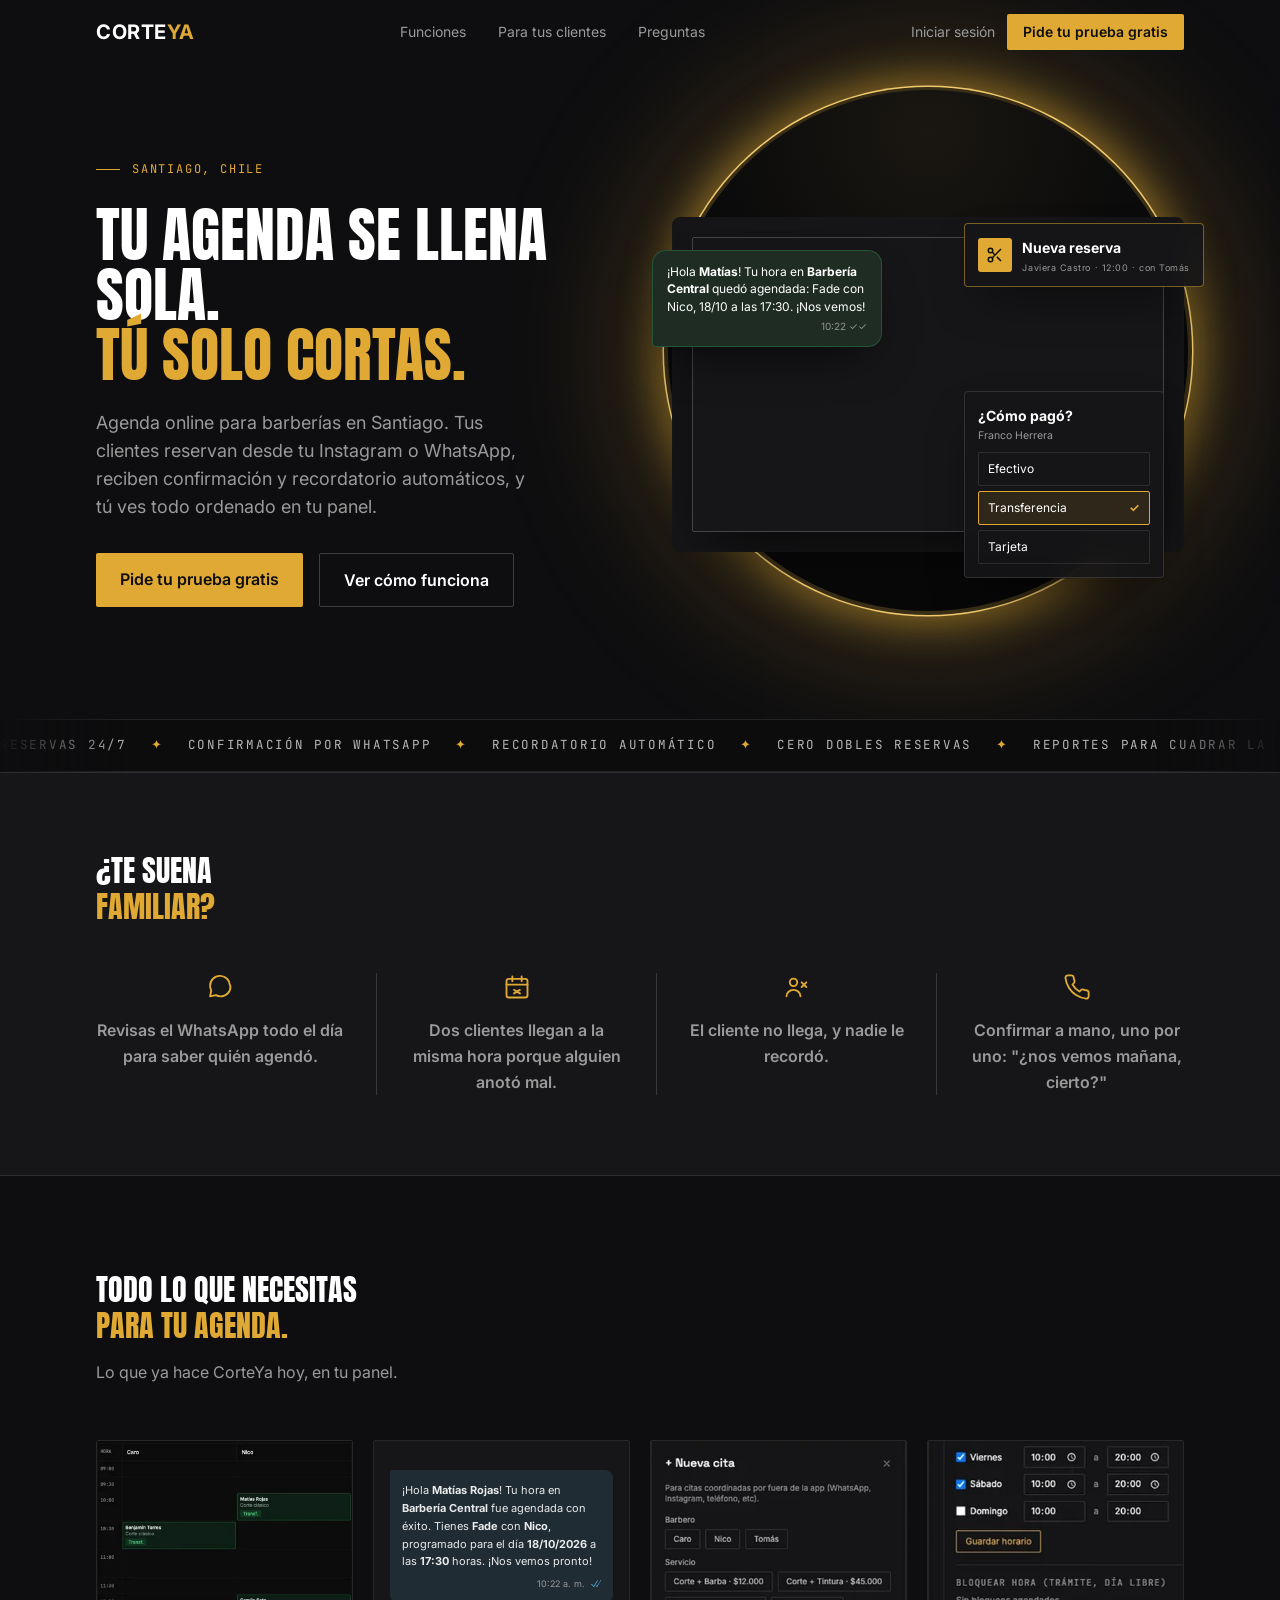
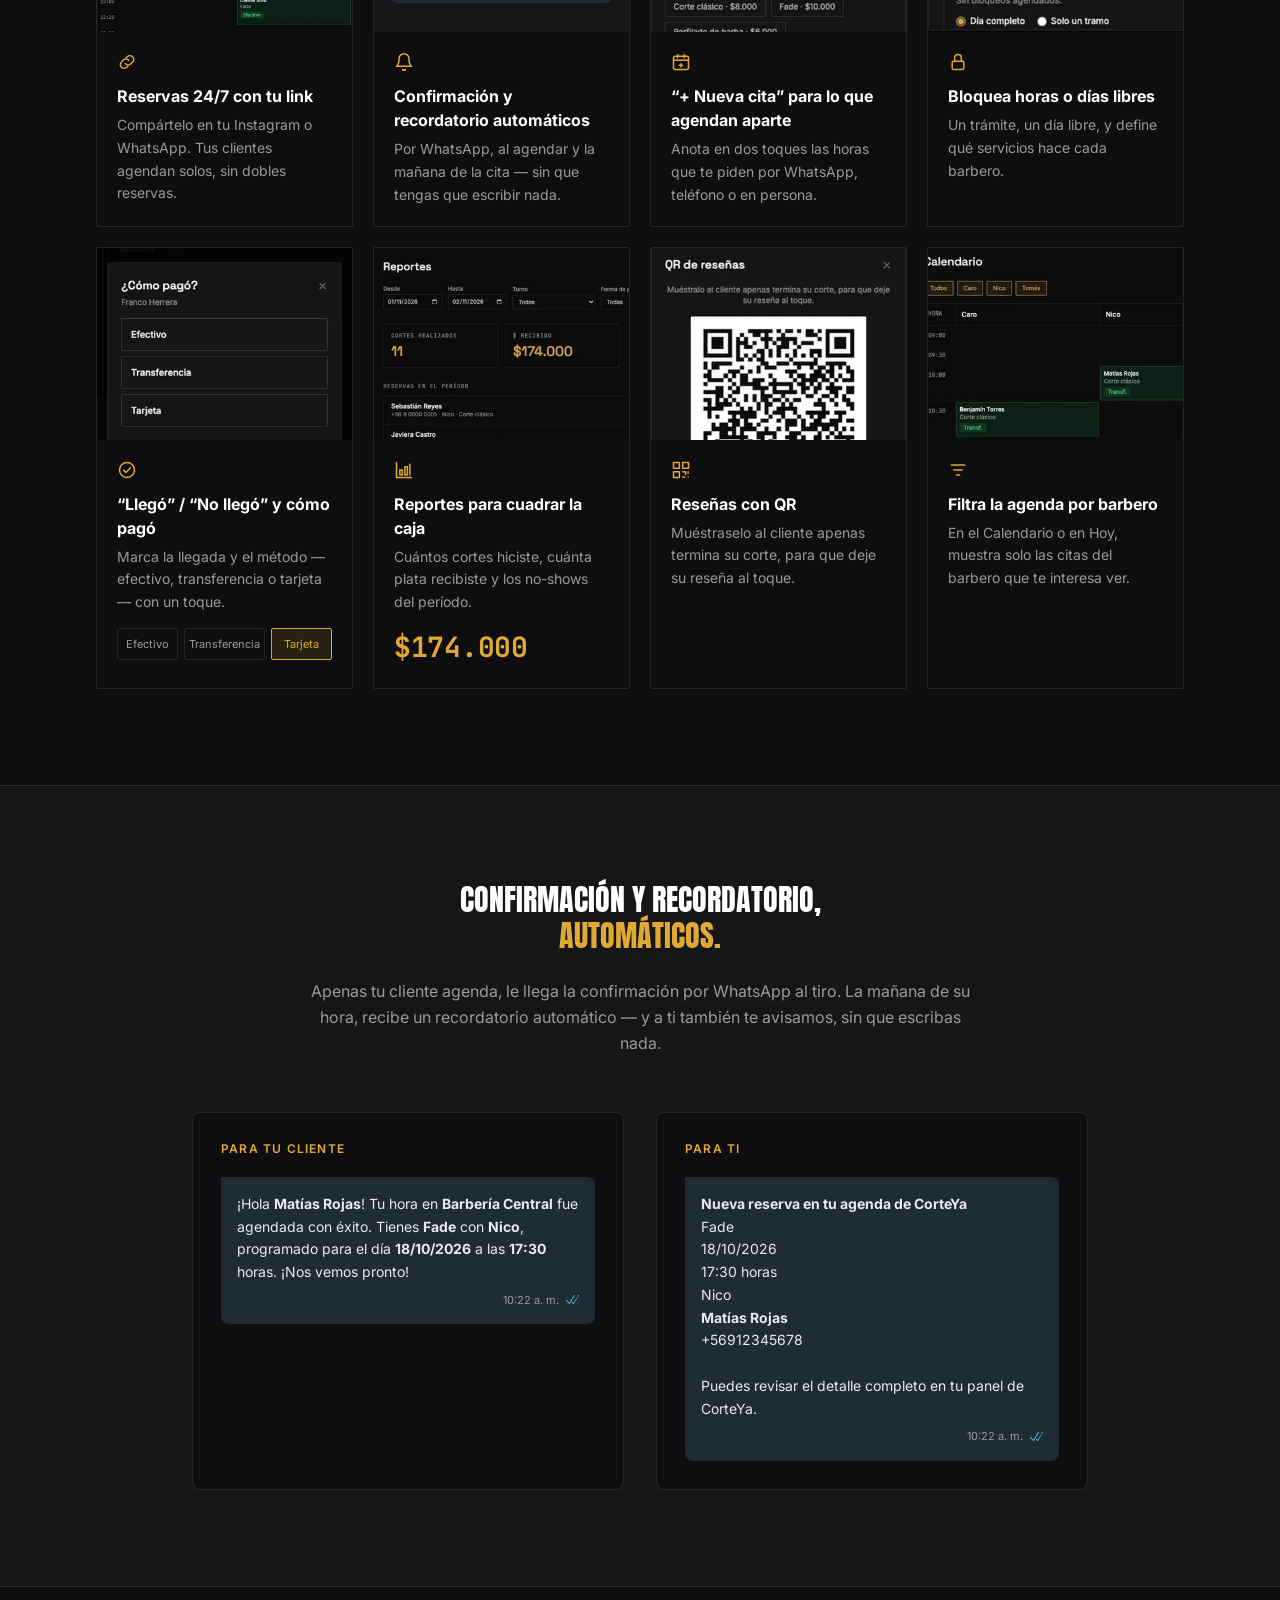
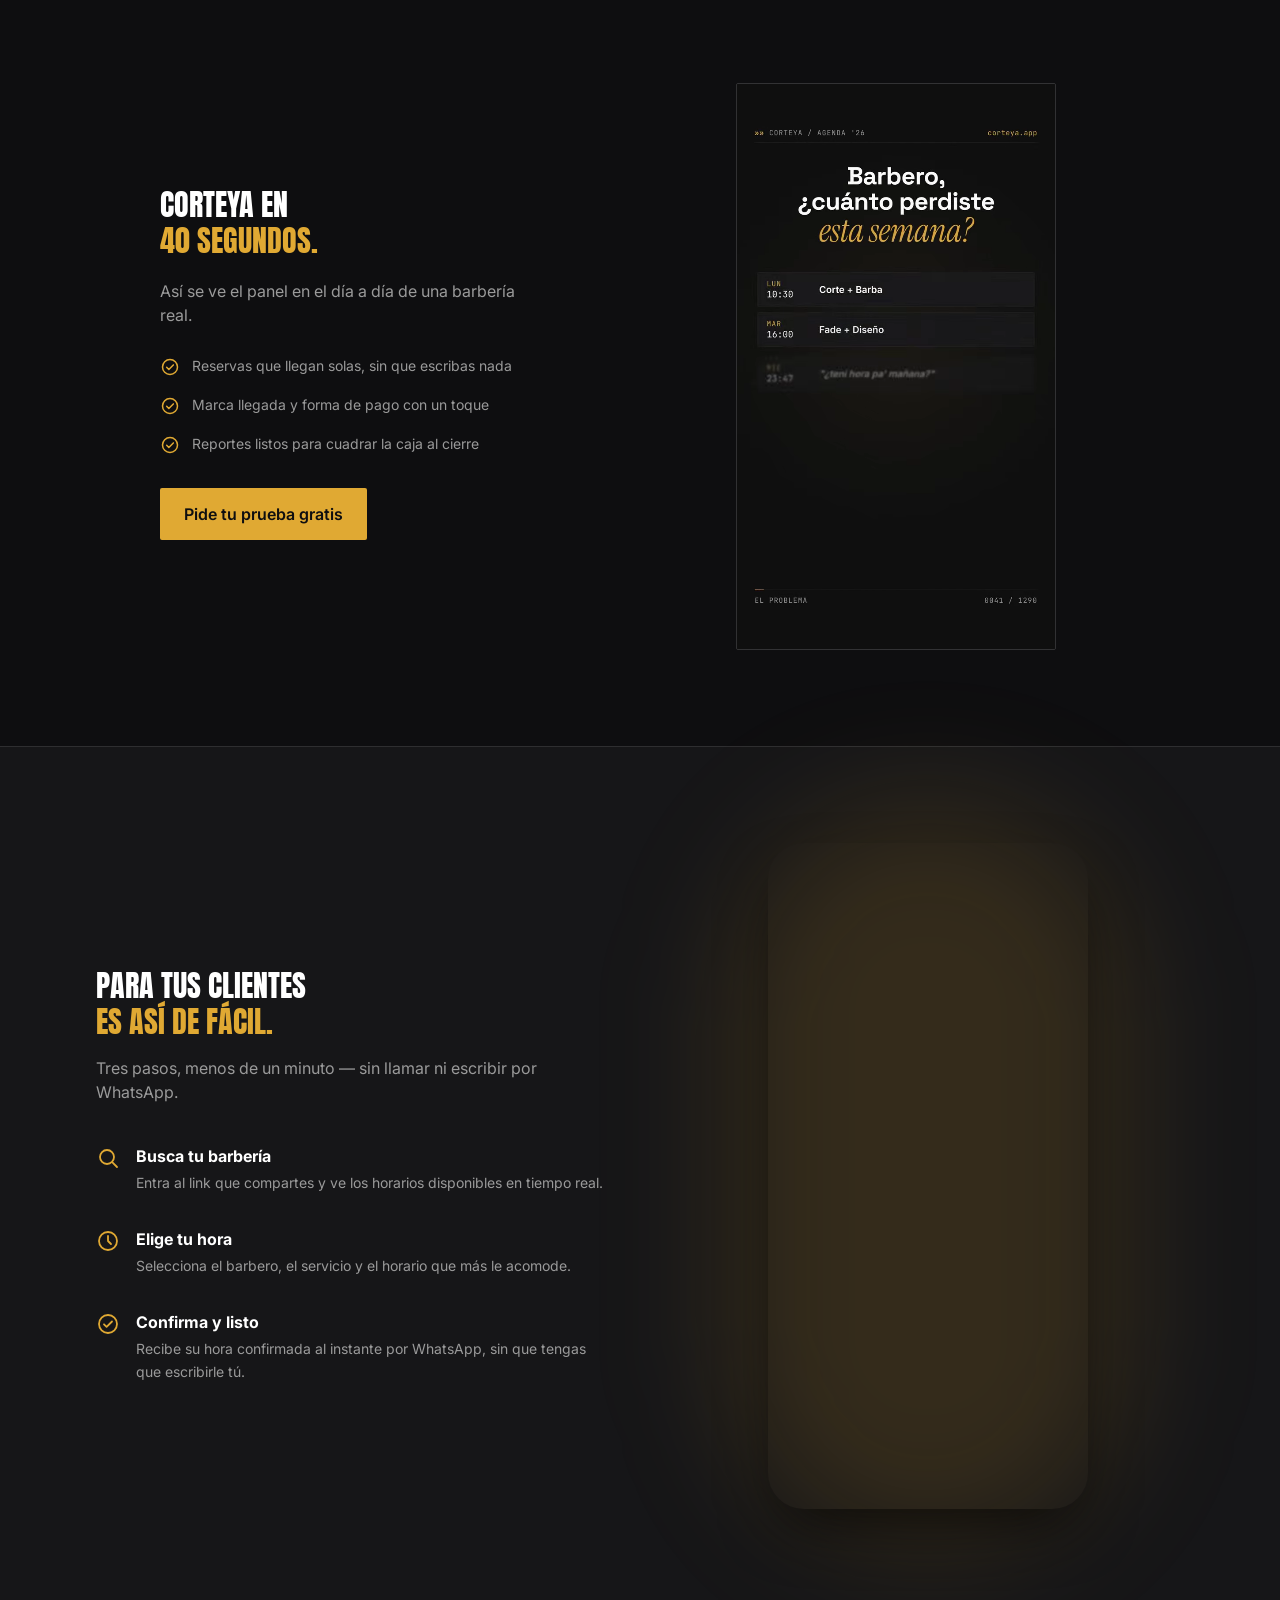
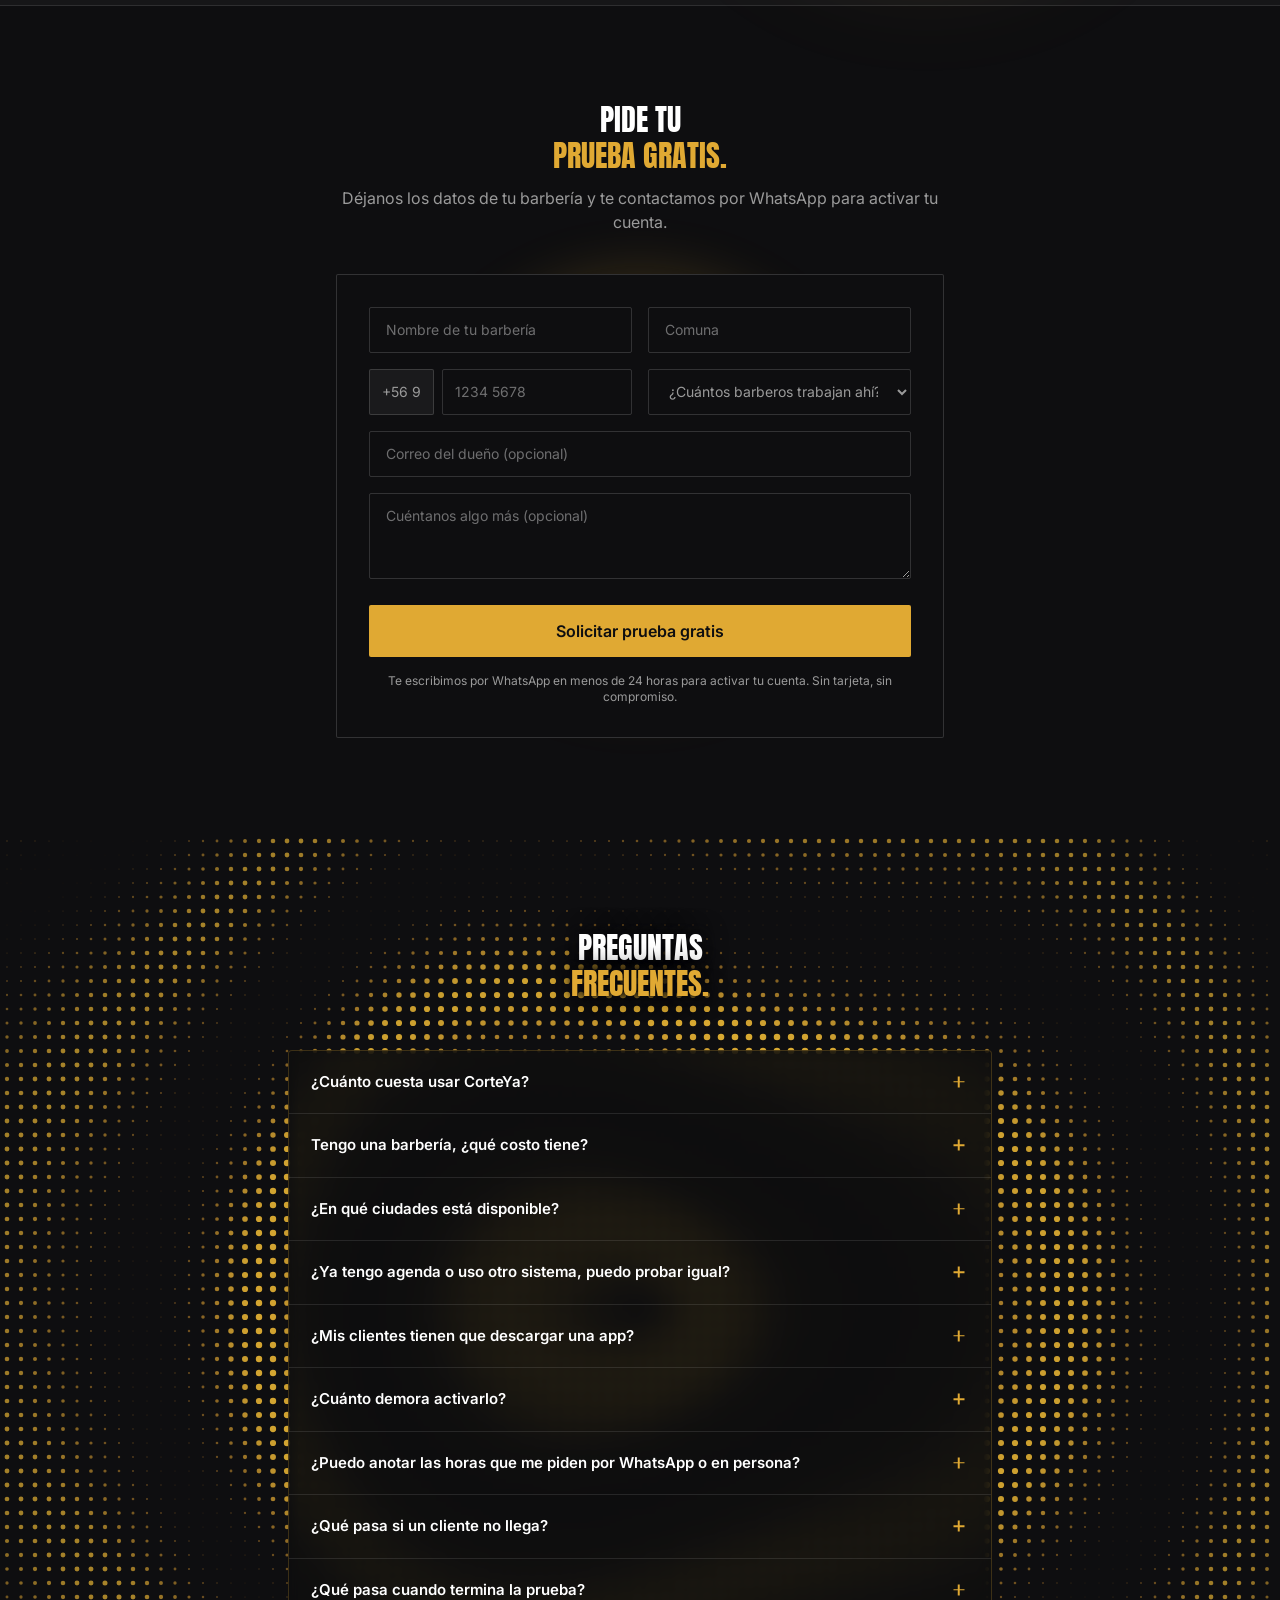
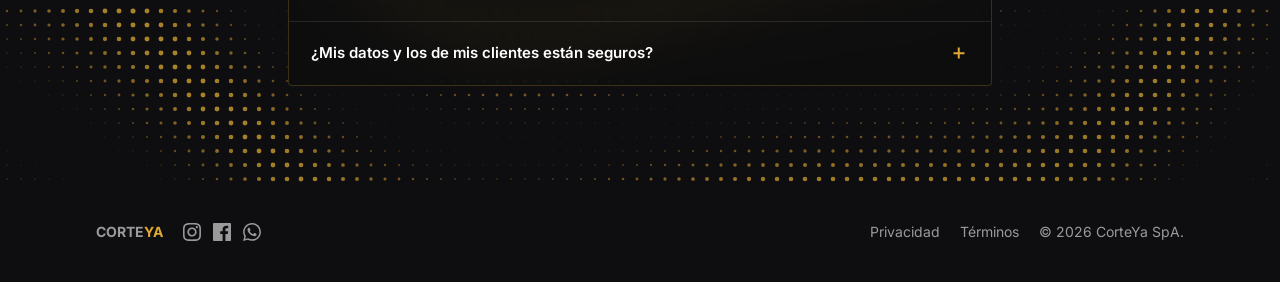
<file: public/index.html>
<!DOCTYPE html>
<html lang="es">
<head>
<meta charset="UTF-8">
<title>CorteYa — Agenda online para barberías en Chile</title>
<meta name="description" content="Agenda online para barberías: tus clientes reservan solos, confirmación y recordatorio por WhatsApp, panel con reportes. Prueba gratis en Santiago.">
<meta name="viewport" content="width=device-width, initial-scale=1.0">
<link rel="canonical" href="https://corteya.app/">
<link rel="preload" as="image" href="screenshots/demo-hoy-desktop.webp">

<link rel="icon" href="/favicon.ico" sizes="any">
<link rel="icon" type="image/png" sizes="512x512" href="/icons/icon-512.png">
<link rel="icon" type="image/png" sizes="32x32" href="/icons/favicon-32.png">
<link rel="apple-touch-icon" href="/icons/apple-touch-icon.png">

<meta property="og:type" content="website">
<meta property="og:locale" content="es_CL">
<meta property="og:site_name" content="CorteYa">
<meta property="og:title" content="CorteYa — Agenda online para barberías en Chile">
<meta property="og:description" content="Agenda online para barberías: tus clientes reservan solos, confirmación y recordatorio por WhatsApp, panel con reportes. Prueba gratis en Santiago.">
<meta property="og:url" content="https://corteya.app/">
<meta property="og:image" content="https://corteya.app/og-image.jpg">
<meta property="og:image:width" content="1200">
<meta property="og:image:height" content="630">

<meta name="twitter:card" content="summary_large_image">
<meta name="twitter:title" content="CorteYa — Agenda online para barberías en Chile">
<meta name="twitter:description" content="Agenda online para barberías: tus clientes reservan solos, confirmación y recordatorio por WhatsApp, panel con reportes. Prueba gratis en Santiago.">
<meta name="twitter:image" content="https://corteya.app/og-image.jpg">

<link rel="stylesheet" href="styles.css">
<link rel="preconnect" href="https://fonts.googleapis.com">
<link rel="preconnect" href="https://fonts.gstatic.com" crossorigin>
<link href="https://fonts.googleapis.com/css2?family=Anton&family=Inter:wght@300;400;600;700&family=JetBrains+Mono:wght@400;700&display=swap" rel="stylesheet">

<script defer data-domain="corteya.app" src="https://plausible.io/js/script.js"></script>
<script>
  window.plausible = window.plausible || function () { (window.plausible.q = window.plausible.q || []).push(arguments) };
</script>

<script type="application/ld+json">
{
  "@context": "https://schema.org",
  "@graph": [
    {
      "@type": "Organization",
      "@id": "https://corteya.app/#organization",
      "name": "CorteYa",
      "url": "https://corteya.app/",
      "logo": "https://corteya.app/og-image.jpg",
      "areaServed": { "@type": "AdministrativeArea", "name": "Región Metropolitana, Chile" },
      "sameAs": [
        "https://www.instagram.com/corteya.app/",
        "https://www.facebook.com/profile.php?id=61593796841523"
      ]
    },
    {
      "@type": "SoftwareApplication",
      "name": "CorteYa",
      "applicationCategory": "BusinessApplication",
      "operatingSystem": "Web",
      "url": "https://corteya.app/",
      "description": "Agenda online para barberías en Chile: reservas 24/7, confirmación y recordatorio automáticos por WhatsApp, y panel con reportes para el dueño.",
      "offers": {
        "@type": "Offer",
        "priceCurrency": "CLP",
        "price": "12000",
        "priceSpecification": {
          "@type": "UnitPriceSpecification",
          "price": "12000",
          "priceCurrency": "CLP",
          "unitText": "MONTH"
        }
      },
      "provider": { "@id": "https://corteya.app/#organization" }
    }
  ]
}
</script>
</head>
<body class="bg-ink text-white font-body overflow-x-hidden">

  <!-- NAV -->
  <header id="site-nav" class="sticky top-0 z-50 border-b border-transparent">
    <div class="max-w-6xl mx-auto px-5 sm:px-8 h-16 flex items-center justify-between">
      <a href="#" class="font-bold text-xl tracking-wide">CORTE<span class="text-gold">YA</span></a>
      <nav class="hidden md:flex items-center gap-8 text-sm text-mute">
        <a href="#funciones" class="hover:text-white transition">Funciones</a>
        <a href="#clientes" class="hover:text-white transition">Para tus clientes</a>
        <a href="#faq" class="hover:text-white transition">Preguntas</a>
      </nav>
      <div class="flex items-center gap-2 sm:gap-3">
        <a href="dashboard-barberia.html" class="text-xs sm:text-sm text-mute hover:text-white transition whitespace-nowrap">
          Iniciar sesión
        </a>
        <a href="#prueba-gratis" onclick="plausible('CTA Prueba Gratis', { props: { ubicacion: 'nav' } })" class="btn-shine bg-gold hover:bg-goldlight text-ink text-xs sm:text-sm font-semibold px-3 sm:px-4 py-2 rounded-sm transition whitespace-nowrap">
          Pide tu prueba gratis
        </a>
      </div>
    </div>
  </header>

  <!-- HERO -->
  <main>
  <section class="max-w-6xl mx-auto px-5 sm:px-8 pt-16 pb-20 md:pt-24 md:pb-28 grid md:grid-cols-2 gap-16 items-center">
    <div>
      <p class="rv flex items-center gap-3 font-mono text-xs tracking-[0.15em] uppercase text-gold mb-7">
        <span class="w-6 h-px bg-gold"></span> Santiago, Chile
      </p>
      <h1 class="rv font-display text-4xl sm:text-5xl md:text-6xl leading-[1.05] mb-6" style="--rd:.08s">
        Tu agenda se llena sola.<br>
        <span class="text-gold">Tú solo cortas.</span>
      </h1>
      <p class="rv text-mute text-lg mb-8 max-w-md" style="--rd:.16s">
        Agenda online para barberías en Santiago. Tus clientes reservan desde tu Instagram o WhatsApp, reciben confirmación y recordatorio automáticos, y tú ves todo ordenado en tu panel.
      </p>
      <div class="rv flex flex-col sm:flex-row gap-4" style="--rd:.24s">
        <a href="#prueba-gratis" onclick="plausible('CTA Prueba Gratis', { props: { ubicacion: 'hero' } })"
           class="btn-shine bg-gold hover:bg-goldlight text-ink text-center font-semibold px-6 py-3.5 rounded-sm transition">
          Pide tu prueba gratis
        </a>
        <a href="#funciones" class="border border-white/20 hover:border-white/40 text-center font-semibold px-6 py-3.5 rounded-sm transition">
          Ver cómo funciona
        </a>
      </div>
    </div>
    <div class="relative hero-visual">
      <div class="eclipse" aria-hidden="true" style="width:600px;left:50%;top:40%;transform:translate(-50%,-50%)"><div class="glow"></div><div class="corona"></div><div class="ring"></div><div class="moon"></div></div>
      <div class="stage">
        <div class="panel-tilt relative bg-panel rounded-lg p-4 sm:p-5" id="hero-panel">
          <div class="preview-carousel relative block border border-white/20 rounded-sm aspect-[1200/750] overflow-hidden shadow-[0_25px_60px_-15px_rgba(0,0,0,0.7)]">
            <img src="screenshots/demo-hoy-desktop.webp" width="1200" height="750" alt="Panel de CorteYa: Hoy, con la próxima cita" fetchpriority="high" class="preview-slide active absolute inset-0 w-full h-full object-cover object-top">
            <img src="screenshots/demo-calendario-desktop.webp" width="1200" height="750" alt="" class="preview-slide absolute inset-0 w-full h-full object-cover object-top">
            <img src="screenshots/demo-como-pago-desktop.webp" width="1200" height="750" alt="" class="preview-slide absolute inset-0 w-full h-full object-cover object-top">
          </div>
        </div>
        <div class="float f-wa" data-delay="900" aria-hidden="true"><div class="fcard">¡Hola <b>Matías</b>! Tu hora en <b>Barbería Central</b> quedó agendada: Fade con Nico, 18/10 a las 17:30. ¡Nos vemos!<small>10:22 &#10003;&#10003;</small></div></div>
        <div class="float f-toast" data-delay="1200" aria-hidden="true"><div class="fcard"><div class="ico"><svg width="18" height="18" viewBox="0 0 24 24" fill="none" stroke="currentColor" stroke-width="2"><circle cx="6" cy="6" r="3"/><circle cx="6" cy="18" r="3"/><path d="M20 4 8.1 15.9M14.5 14.5 20 20M8.1 8.1 12 12"/></svg></div><div><b>Nueva reserva</b><span class="mono">Javiera Castro &middot; 12:00 &middot; con Tom&aacute;s</span></div></div></div>
        <div class="float f-pay" data-delay="1500" aria-hidden="true"><div class="fcard"><h4>&iquest;C&oacute;mo pag&oacute;?</h4><div class="sub">Franco Herrera</div><div class="opt">Efectivo</div><div class="opt on">Transferencia</div><div class="opt">Tarjeta</div></div></div>
      </div>
    </div>
  </section>

  <!-- MARQUEE -->
  <div class="marquee" aria-hidden="true"><div class="track">
    <span>Reservas 24/7<i>&#10022;</i></span><span>Confirmaci&oacute;n por WhatsApp<i>&#10022;</i></span><span>Recordatorio autom&aacute;tico<i>&#10022;</i></span><span>Cero dobles reservas<i>&#10022;</i></span><span>Reportes para cuadrar la caja<i>&#10022;</i></span><span>Rese&ntilde;as con QR<i>&#10022;</i></span><span>Reservas 24/7<i>&#10022;</i></span><span>Confirmaci&oacute;n por WhatsApp<i>&#10022;</i></span><span>Recordatorio autom&aacute;tico<i>&#10022;</i></span><span>Cero dobles reservas<i>&#10022;</i></span><span>Reportes para cuadrar la caja<i>&#10022;</i></span><span>Rese&ntilde;as con QR<i>&#10022;</i></span>
  </div></div>

  <!-- DOLORES DEL DUEÑO -->
  <section class="bg-panel border-y border-white/10">
    <div class="max-w-6xl mx-auto px-5 sm:px-8 py-16 md:py-20">
      <h2 class="font-display text-2xl sm:text-3xl mb-12 rv">¿Te suena<br><span class="text-gold">familiar?</span></h2>
      <div class="rv grid sm:grid-cols-2 lg:grid-cols-4 gap-10 sm:gap-8" style="--rd:.06s">
        <div class="text-center lg:border-l lg:border-white/15 lg:pl-8 lg:first:border-0 lg:first:pl-0">
          <svg class="w-7 h-7 text-gold mx-auto mb-4" viewBox="0 0 24 24" fill="none" stroke="currentColor" stroke-width="1.6" stroke-linecap="round" stroke-linejoin="round"><path d="M21 11.5a8.38 8.38 0 0 1-8.5 8.5 8.5 8.5 0 0 1-4-1l-5 1 1-5a8.5 8.5 0 0 1-1-4 8.38 8.38 0 0 1 8.5-8.5h.5a8.4 8.4 0 0 1 8 8z"/></svg>
          <p class="text-mute font-semibold leading-relaxed">Revisas el WhatsApp todo el día para saber quién agendó.</p>
        </div>
        <div class="text-center lg:border-l lg:border-white/15 lg:pl-8">
          <svg class="w-7 h-7 text-gold mx-auto mb-4" viewBox="0 0 24 24" fill="none" stroke="currentColor" stroke-width="1.6" stroke-linecap="round" stroke-linejoin="round"><rect x="3" y="5" width="18" height="16" rx="2"/><path d="M3 10h18M8 3v4M16 3v4"/><path d="M9.5 14.5l5 3M14.5 14.5l-5 3"/></svg>
          <p class="text-mute font-semibold leading-relaxed">Dos clientes llegan a la misma hora porque alguien anotó mal.</p>
        </div>
        <div class="text-center lg:border-l lg:border-white/15 lg:pl-8">
          <svg class="w-7 h-7 text-gold mx-auto mb-4" viewBox="0 0 24 24" fill="none" stroke="currentColor" stroke-width="1.6" stroke-linecap="round" stroke-linejoin="round"><circle cx="9" cy="8" r="3.2"/><path d="M3 20c0-3.3 2.7-5.5 6-5.5s6 2.2 6 5.5"/><path d="M16 8l4 4m0-4l-4 4"/></svg>
          <p class="text-mute font-semibold leading-relaxed">El cliente no llega, y nadie le recordó.</p>
        </div>
        <div class="text-center lg:border-l lg:border-white/15 lg:pl-8">
          <svg class="w-7 h-7 text-gold mx-auto mb-4" viewBox="0 0 24 24" fill="none" stroke="currentColor" stroke-width="1.6" stroke-linecap="round" stroke-linejoin="round"><path d="M22 16.92v3a2 2 0 0 1-2.18 2 19.8 19.8 0 0 1-8.63-3.07 19.5 19.5 0 0 1-6-6 19.8 19.8 0 0 1-3.07-8.67A2 2 0 0 1 4.11 2h3a2 2 0 0 1 2 1.72c.13.96.36 1.9.7 2.8a2 2 0 0 1-.45 2.11L8.09 9.91a16 16 0 0 0 6 6l1.27-1.27a2 2 0 0 1 2.11-.45c.9.34 1.84.57 2.8.7A2 2 0 0 1 22 16.92z"/></svg>
          <p class="text-mute font-semibold leading-relaxed">Confirmar a mano, uno por uno: "¿nos vemos mañana, cierto?"</p>
        </div>
      </div>
    </div>
  </section>

  <!-- FUNCIONES -->
  <section id="funciones" class="max-w-6xl mx-auto px-5 sm:px-8 py-20 md:py-24">
    <h2 class="font-display text-2xl sm:text-3xl mb-4 rv">Todo lo que necesitas<br><span class="text-gold">para tu agenda.</span></h2>
    <p class="rv text-mute mb-14 max-w-lg" style="--rd:.06s">Lo que ya hace CorteYa hoy, en tu panel.</p>
    <div class="grid sm:grid-cols-2 lg:grid-cols-4 gap-5">

      <div class="tile-spot rv border border-white/10 rounded-sm overflow-hidden hover:border-gold/40 transition">
        <img src="screenshots/card-reservas247.webp" width="800" height="609" alt="" loading="lazy" class="w-full aspect-[4/3] object-cover object-top">
        <div class="p-5">
          <svg class="w-5 h-5 text-gold mb-3" viewBox="0 0 24 24" fill="none" stroke="currentColor" stroke-width="1.8" stroke-linecap="round" stroke-linejoin="round"><path d="M10 14a4.5 4.5 0 0 0 6.4.4l2.3-2.3a4.5 4.5 0 0 0-6.4-6.4L11 7"/><path d="M14 10a4.5 4.5 0 0 0-6.4-.4L5.3 11.9a4.5 4.5 0 0 0 6.4 6.4L13 17"/></svg>
          <h3 class="font-bold text-base mb-1.5">Reservas 24/7 con tu link</h3>
          <p class="text-mute text-sm leading-relaxed">Compártelo en tu Instagram o WhatsApp. Tus clientes agendan solos, sin dobles reservas.</p>
        </div>
      </div>

      <div class="tile-spot rv border border-white/10 rounded-sm overflow-hidden hover:border-gold/40 transition">
        <div class="w-full aspect-[4/3] bg-panel flex items-center justify-center p-4">
          <div class="bg-[#202c33] rounded-lg rounded-tl-sm p-3 max-w-[230px] w-full">
            <p class="text-white/90 text-[11px] leading-relaxed">¡Hola <b>Matías Rojas</b>! Tu hora en <b>Barbería Central</b> fue agendada con éxito. Tienes <b>Fade</b> con <b>Nico</b>, programado para el día <b>18/10/2026</b> a las <b>17:30</b> horas. ¡Nos vemos pronto!</p>
            <div class="flex justify-end items-center gap-1 mt-1.5">
              <span class="text-mute text-[9px]">10:22 a. m.</span>
              <svg class="w-3 h-3 text-[#53bdeb]" viewBox="0 0 16 11" fill="currentColor"><path d="M11.07.653a.5.5 0 0 1 .7.07l.028.038.013.022a.5.5 0 0 1-.02.544L6.84 9.2a.5.5 0 0 1-.78.06L3.07 6.27a.5.5 0 1 1 .72-.696l2.65 2.573L10.91.8a.5.5 0 0 1 .16-.147Zm4 0a.5.5 0 0 1 .7.07l.028.038.013.022a.5.5 0 0 1-.02.544L10.84 9.2a.5.5 0 0 1-.564.195.5.5 0 0 1-.216-.135l-1.03-1.03a.5.5 0 0 1 .697-.717l.034.034.603.602 4.686-6.35A.5.5 0 0 1 15.07.654Z"/></svg>
            </div>
          </div>
        </div>
        <div class="p-5">
          <svg class="w-5 h-5 text-gold mb-3" viewBox="0 0 24 24" fill="none" stroke="currentColor" stroke-width="1.8" stroke-linecap="round" stroke-linejoin="round"><path d="M18 8a6 6 0 1 0-12 0c0 7-3 9-3 9h18s-3-2-3-9"/><path d="M13.73 21a2 2 0 0 1-3.46 0"/></svg>
          <h3 class="font-bold text-base mb-1.5">Confirmación y recordatorio automáticos</h3>
          <p class="text-mute text-sm leading-relaxed">Por WhatsApp, al agendar y la mañana de la cita — sin que tengas que escribir nada.</p>
        </div>
      </div>

      <div class="tile-spot rv border border-white/10 rounded-sm overflow-hidden hover:border-gold/40 transition">
        <img src="screenshots/card-nueva-cita.webp" width="800" height="600" alt="" loading="lazy" class="w-full aspect-[4/3] object-cover object-top">
        <div class="p-5">
          <svg class="w-5 h-5 text-gold mb-3" viewBox="0 0 24 24" fill="none" stroke="currentColor" stroke-width="1.8" stroke-linecap="round" stroke-linejoin="round"><rect x="3" y="5" width="18" height="16" rx="2"/><path d="M3 10h18M8 3v4M16 3v4"/><path d="M12 14v4M10 16h4"/></svg>
          <h3 class="font-bold text-base mb-1.5">“+ Nueva cita” para lo que agendan aparte</h3>
          <p class="text-mute text-sm leading-relaxed">Anota en dos toques las horas que te piden por WhatsApp, teléfono o en persona.</p>
        </div>
      </div>

      <div class="tile-spot rv border border-white/10 rounded-sm overflow-hidden hover:border-gold/40 transition">
        <img src="screenshots/card-bloquear-hora.webp" width="800" height="600" alt="" loading="lazy" class="w-full aspect-[4/3] object-cover object-top">
        <div class="p-5">
          <svg class="w-5 h-5 text-gold mb-3" viewBox="0 0 24 24" fill="none" stroke="currentColor" stroke-width="1.8" stroke-linecap="round" stroke-linejoin="round"><rect x="5" y="11" width="14" height="10" rx="2"/><path d="M8 11V7a4 4 0 0 1 8 0v4"/></svg>
          <h3 class="font-bold text-base mb-1.5">Bloquea horas o días libres</h3>
          <p class="text-mute text-sm leading-relaxed">Un trámite, un día libre, y define qué servicios hace cada barbero.</p>
        </div>
      </div>

      <div class="tile-spot rv border border-white/10 rounded-sm overflow-hidden hover:border-gold/40 transition">
        <img src="screenshots/card-como-pago.webp" width="800" height="601" alt="" loading="lazy" class="w-full aspect-[4/3] object-cover object-top">
        <div class="p-5">
          <svg class="w-5 h-5 text-gold mb-3" viewBox="0 0 24 24" fill="none" stroke="currentColor" stroke-width="1.8" stroke-linecap="round" stroke-linejoin="round"><circle cx="12" cy="12" r="9"/><path d="M8 12.3l2.6 2.6L16 9.5"/></svg>
          <h3 class="font-bold text-base mb-1.5">“Llegó” / “No llegó” y cómo pagó</h3>
          <p class="text-mute text-sm leading-relaxed">Marca la llegada y el método — efectivo, transferencia o tarjeta — con un toque.</p>
          <div class="pay-row-mini" id="payrow-mini"><span>Efectivo</span><span class="on">Transferencia</span><span>Tarjeta</span></div>
        </div>
      </div>

      <div class="tile-spot rv border border-white/10 rounded-sm overflow-hidden hover:border-gold/40 transition">
        <img src="screenshots/card-reportes.webp" width="800" height="600" alt="" loading="lazy" class="w-full aspect-[4/3] object-cover object-top">
        <div class="p-5">
          <svg class="w-5 h-5 text-gold mb-3" viewBox="0 0 24 24" fill="none" stroke="currentColor" stroke-width="1.8" stroke-linecap="round" stroke-linejoin="round"><path d="M3 3v18h18"/><rect x="7" y="12" width="3" height="6"/><rect x="13" y="8" width="3" height="10"/><rect x="19" y="5" width="0" height="13"/><path d="M19 5v13"/></svg>
          <h3 class="font-bold text-base mb-1.5">Reportes para cuadrar la caja</h3>
          <p class="text-mute text-sm leading-relaxed">Cuántos cortes hiciste, cuánta plata recibiste y los no-shows del período.</p>
          <div class="num-count" data-count="174000">$0</div>
        </div>
      </div>

      <div class="tile-spot rv border border-white/10 rounded-sm overflow-hidden hover:border-gold/40 transition">
        <img src="screenshots/card-qr.webp" width="800" height="800" alt="" loading="lazy" class="w-full aspect-[4/3] object-cover object-top">
        <div class="p-5">
          <svg class="w-5 h-5 text-gold mb-3" viewBox="0 0 24 24" fill="none" stroke="currentColor" stroke-width="1.8" stroke-linecap="round" stroke-linejoin="round"><rect x="3" y="3" width="7" height="7"/><rect x="14" y="3" width="7" height="7"/><rect x="3" y="14" width="7" height="7"/><path d="M14 14h3.5v3.5M20.5 14v2M14 20.5h2.5M20.5 20.5h.01"/></svg>
          <h3 class="font-bold text-base mb-1.5">Reseñas con QR</h3>
          <p class="text-mute text-sm leading-relaxed">Muéstraselo al cliente apenas termina su corte, para que deje su reseña al toque.</p>
        </div>
      </div>

      <div class="tile-spot rv border border-white/10 rounded-sm overflow-hidden hover:border-gold/40 transition">
        <img src="screenshots/card-filtro-barbero.webp" width="800" height="583" alt="" loading="lazy" class="w-full aspect-[4/3] object-cover object-top">
        <div class="p-5">
          <svg class="w-5 h-5 text-gold mb-3" viewBox="0 0 24 24" fill="none" stroke="currentColor" stroke-width="1.8" stroke-linecap="round" stroke-linejoin="round"><path d="M4 6h16M7 12h10M10 18h4"/></svg>
          <h3 class="font-bold text-base mb-1.5">Filtra la agenda por barbero</h3>
          <p class="text-mute text-sm leading-relaxed">En el Calendario o en Hoy, muestra solo las citas del barbero que te interesa ver.</p>
        </div>
      </div>
    </div>
  </section>

  <!-- WHATSAPP AUTOMATICO -->
  <section id="whatsapp-automatico" class="bg-panel border-y border-white/10">
    <div class="max-w-6xl mx-auto px-5 sm:px-8 py-20 md:py-24">
      <div class="text-center max-w-2xl mx-auto mb-14">
        <h2 class="font-display text-2xl sm:text-3xl mb-6 rv">Confirmación y recordatorio,<br><span class="text-gold">automáticos.</span></h2>
        <p class="text-mute leading-relaxed">Apenas tu cliente agenda, le llega la confirmación por WhatsApp al tiro. La mañana de su hora, recibe un recordatorio automático — y a ti también te avisamos, sin que escribas nada.</p>
      </div>
      <div class="rv grid md:grid-cols-2 gap-6 md:gap-8 max-w-4xl mx-auto" style="--rd:.08s">
        <!-- Para tu cliente -->
        <div class="bg-ink border border-white/10 rounded-lg p-6 sm:p-7">
          <p class="text-gold text-xs tracking-widest uppercase mb-5 font-semibold">Para tu cliente</p>
          <div class="bg-[#202c33] rounded-lg rounded-tl-sm p-4">
            <p class="text-white/90 text-sm leading-relaxed">¡Hola <b>Matías Rojas</b>! Tu hora en <b>Barbería Central</b> fue agendada con éxito. Tienes <b>Fade</b> con <b>Nico</b>, programado para el día <b>18/10/2026</b> a las <b>17:30</b> horas. ¡Nos vemos pronto!</p>
            <div class="flex justify-end items-center gap-1 mt-2">
              <span class="text-mute text-[11px]">10:22 a. m.</span>
              <svg class="w-4 h-4 text-[#53bdeb]" viewBox="0 0 16 11" fill="currentColor"><path d="M11.07.653a.5.5 0 0 1 .7.07l.028.038.013.022a.5.5 0 0 1-.02.544L6.84 9.2a.5.5 0 0 1-.78.06L3.07 6.27a.5.5 0 1 1 .72-.696l2.65 2.573L10.91.8a.5.5 0 0 1 .16-.147Zm4 0a.5.5 0 0 1 .7.07l.028.038.013.022a.5.5 0 0 1-.02.544L10.84 9.2a.5.5 0 0 1-.564.195.5.5 0 0 1-.216-.135l-1.03-1.03a.5.5 0 0 1 .697-.717l.034.034.603.602 4.686-6.35A.5.5 0 0 1 15.07.654Z"/></svg>
            </div>
          </div>
        </div>
        <!-- Para ti -->
        <div class="bg-ink border border-white/10 rounded-lg p-6 sm:p-7">
          <p class="text-gold text-xs tracking-widest uppercase mb-5 font-semibold">Para ti</p>
          <div class="bg-[#202c33] rounded-lg rounded-tl-sm p-4">
            <p class="text-white/90 text-sm leading-relaxed">
              <b>Nueva reserva en tu agenda de CorteYa</b><br>
              Fade<br>
              18/10/2026<br>
              17:30 horas<br>
              Nico<br>
              <b>Matías Rojas</b><br>
              +56912345678<br><br>
              Puedes revisar el detalle completo en tu panel de CorteYa.
            </p>
            <div class="flex justify-end items-center gap-1 mt-2">
              <span class="text-mute text-[11px]">10:22 a. m.</span>
              <svg class="w-4 h-4 text-[#53bdeb]" viewBox="0 0 16 11" fill="currentColor"><path d="M11.07.653a.5.5 0 0 1 .7.07l.028.038.013.022a.5.5 0 0 1-.02.544L6.84 9.2a.5.5 0 0 1-.78.06L3.07 6.27a.5.5 0 1 1 .72-.696l2.65 2.573L10.91.8a.5.5 0 0 1 .16-.147Zm4 0a.5.5 0 0 1 .7.07l.028.038.013.022a.5.5 0 0 1-.02.544L10.84 9.2a.5.5 0 0 1-.564.195.5.5 0 0 1-.216-.135l-1.03-1.03a.5.5 0 0 1 .697-.717l.034.034.603.602 4.686-6.35A.5.5 0 0 1 15.07.654Z"/></svg>
            </div>
          </div>
        </div>
      </div>
    </div>
  </section>

  <!-- VIDEO -->
  <section class="max-w-5xl mx-auto px-5 sm:px-8 py-20 md:py-24">
    <div class="grid md:grid-cols-2 gap-10 md:gap-16 items-center">
      <div class="flex justify-center md:order-2">
        <div class="relative w-full max-w-xs rounded-sm overflow-hidden border border-white/15">
          <video id="reel-video" poster="assets/video/corteya-reel-poster.jpg" muted loop playsinline preload="none" class="w-full h-auto block">
            <source data-src="assets/video/corteya-reel.webm" type="video/webm">
            <source data-src="assets/video/corteya-reel.mp4" type="video/mp4">
          </video>
        </div>
      </div>
      <div class="text-center md:text-left md:order-1">
        <h2 class="font-display text-2xl sm:text-3xl mb-5 rv">CorteYa en<br><span class="text-gold">40 segundos.</span></h2>
        <p class="text-mute mb-7 max-w-sm mx-auto md:mx-0">Así se ve el panel en el día a día de una barbería real.</p>
        <ul class="space-y-4 mb-8 text-left max-w-sm mx-auto md:mx-0">
          <li class="flex gap-3 items-start">
            <svg class="w-5 h-5 text-gold shrink-0 mt-0.5" viewBox="0 0 24 24" fill="none" stroke="currentColor" stroke-width="1.8" stroke-linecap="round" stroke-linejoin="round"><circle cx="12" cy="12" r="9"/><path d="M8 12.3l2.6 2.6L16 9.5"/></svg>
            <span class="text-mute text-sm leading-relaxed">Reservas que llegan solas, sin que escribas nada</span>
          </li>
          <li class="flex gap-3 items-start">
            <svg class="w-5 h-5 text-gold shrink-0 mt-0.5" viewBox="0 0 24 24" fill="none" stroke="currentColor" stroke-width="1.8" stroke-linecap="round" stroke-linejoin="round"><circle cx="12" cy="12" r="9"/><path d="M8 12.3l2.6 2.6L16 9.5"/></svg>
            <span class="text-mute text-sm leading-relaxed">Marca llegada y forma de pago con un toque</span>
          </li>
          <li class="flex gap-3 items-start">
            <svg class="w-5 h-5 text-gold shrink-0 mt-0.5" viewBox="0 0 24 24" fill="none" stroke="currentColor" stroke-width="1.8" stroke-linecap="round" stroke-linejoin="round"><circle cx="12" cy="12" r="9"/><path d="M8 12.3l2.6 2.6L16 9.5"/></svg>
            <span class="text-mute text-sm leading-relaxed">Reportes listos para cuadrar la caja al cierre</span>
          </li>
        </ul>
        <a href="#prueba-gratis" onclick="plausible('CTA Prueba Gratis', { props: { ubicacion: 'video' } })"
           class="btn-shine inline-block bg-gold hover:bg-goldlight text-ink text-center font-semibold px-6 py-3.5 rounded-sm transition">
          Pide tu prueba gratis
        </a>
      </div>
    </div>
  </section>

  <!-- PARA TUS CLIENTES -->
  <section id="clientes" class="bg-panel border-y border-white/10">
    <div class="max-w-6xl mx-auto px-5 sm:px-8 py-20 md:py-24 grid md:grid-cols-2 gap-16 items-center">
      <div class="flex justify-center md:order-2">
        <div class="relative w-full max-w-xs">
          <div class="absolute -inset-10 bg-gold/15 rounded-full blur-3xl"></div>
          <a href="app-cliente.html" class="preview-carousel relative block aspect-[375/780] rounded-[2.25rem] overflow-hidden shadow-[0_25px_60px_-15px_rgba(0,0,0,0.7)] transition">
            <img src="screenshots/app-cliente-lista.png" width="375" height="780" alt="Vista previa de la app CorteYa" loading="lazy" class="preview-slide active absolute inset-0 w-full h-full object-cover">
            <img src="screenshots/app-cliente-detalle.png" width="375" height="780" alt="" loading="lazy" class="preview-slide absolute inset-0 w-full h-full object-cover">
            <img src="screenshots/app-cliente-agendar.png" width="375" height="780" alt="" loading="lazy" class="preview-slide absolute inset-0 w-full h-full object-cover">
            <img src="screenshots/app-cliente-confirmacion.png" width="375" height="780" alt="" loading="lazy" class="preview-slide absolute inset-0 w-full h-full object-cover">
          </a>
        </div>
      </div>
      <div class="md:order-1">
        <h2 class="font-display text-2xl sm:text-3xl mb-4 rv">Para tus clientes<br><span class="text-gold">es así de fácil.</span></h2>
        <p class="text-mute mb-10 max-w-md">Tres pasos, menos de un minuto — sin llamar ni escribir por WhatsApp.</p>
        <div class="rv space-y-8" style="--rd:.08s">
          <div class="flex gap-4 items-start">
            <svg class="w-6 h-6 text-gold shrink-0 mt-0.5" viewBox="0 0 24 24" fill="none" stroke="currentColor" stroke-width="1.8" stroke-linecap="round" stroke-linejoin="round"><circle cx="11" cy="11" r="7"/><path d="M21 21l-4.35-4.35"/></svg>
            <div>
              <h3 class="font-bold text-base mb-1">Busca tu barbería</h3>
              <p class="text-mute text-sm leading-relaxed">Entra al link que compartes y ve los horarios disponibles en tiempo real.</p>
            </div>
          </div>
          <div class="flex gap-4 items-start">
            <svg class="w-6 h-6 text-gold shrink-0 mt-0.5" viewBox="0 0 24 24" fill="none" stroke="currentColor" stroke-width="1.8" stroke-linecap="round" stroke-linejoin="round"><circle cx="12" cy="12" r="9"/><path d="M12 7v5l3 3"/></svg>
            <div>
              <h3 class="font-bold text-base mb-1">Elige tu hora</h3>
              <p class="text-mute text-sm leading-relaxed">Selecciona el barbero, el servicio y el horario que más le acomode.</p>
            </div>
          </div>
          <div class="flex gap-4 items-start">
            <svg class="w-6 h-6 text-gold shrink-0 mt-0.5" viewBox="0 0 24 24" fill="none" stroke="currentColor" stroke-width="1.8" stroke-linecap="round" stroke-linejoin="round"><circle cx="12" cy="12" r="9"/><path d="M8 12.3l2.6 2.6L16 9.5"/></svg>
            <div>
              <h3 class="font-bold text-base mb-1">Confirma y listo</h3>
              <p class="text-mute text-sm leading-relaxed">Recibe su hora confirmada al instante por WhatsApp, sin que tengas que escribirle tú.</p>
            </div>
          </div>
        </div>
      </div>
    </div>
  </section>

  <!-- BARBERIAS QUE YA LO USAN (oculta hasta tener contenido real) -->
  <section id="social-proof" class="hidden max-w-6xl mx-auto px-5 sm:px-8 py-20 md:py-24 text-center">
    <h2 class="font-display text-2xl sm:text-3xl mb-10">Barberías que ya lo usan</h2>
    <div id="social-proof-logos" class="flex flex-wrap items-center justify-center gap-10 mb-14"></div>
    <div id="social-proof-testimonios" class="grid sm:grid-cols-2 gap-6 max-w-3xl mx-auto"></div>
  </section>

  <!-- COTIZA TU PLAN -->
  <section id="prueba-gratis" class="relative isolate max-w-2xl mx-auto px-5 sm:px-8 py-20 md:py-24 overflow-hidden">
    <div class="eclipse eclipse-soft" aria-hidden="true" style="width:460px;left:50%;top:58%;transform:translate(-50%,-50%)"><div class="glow"></div><div class="corona"></div><div class="ring"></div><div class="moon"></div></div>
    <h2 class="font-display text-2xl sm:text-3xl mb-3 text-center rv">Pide tu<br><span class="text-gold">prueba gratis.</span></h2>
    <p class="rv text-mute mb-10 text-center" style="--rd:.06s">Déjanos los datos de tu barbería y te contactamos por WhatsApp para activar tu cuenta.</p>

    <form id="cotiza-form" action="https://formspree.io/f/xnpaegbe" method="POST" class="rv relative border border-white/15 rounded-sm p-6 sm:p-8 bg-ink" style="--rd:.12s">
      <input type="hidden" name="formulario" value="prueba-gratis">
      <input type="hidden" name="telefono_completo" id="cotiza-telefono-completo">
      <div class="grid sm:grid-cols-2 gap-4 mb-4">
        <input type="text" name="nombre_barberia" placeholder="Nombre de tu barbería" required
               class="border border-white/15 rounded-sm px-4 py-3 text-sm placeholder-white/40 focus:outline-none focus:border-gold bg-transparent">
        <input type="text" name="comuna" placeholder="Comuna" required
               class="border border-white/15 rounded-sm px-4 py-3 text-sm placeholder-white/40 focus:outline-none focus:border-gold bg-transparent">
      </div>
      <div class="grid sm:grid-cols-2 gap-4 mb-4">
        <div class="flex gap-2">
          <span class="shrink-0 flex items-center px-3 border border-white/15 rounded-sm text-sm text-mute bg-white/5">+56 9</span>
          <input type="tel" id="cotiza-telefono" inputmode="numeric" placeholder="1234 5678" required maxlength="9"
                 class="w-full border border-white/15 rounded-sm px-3 py-3 text-sm placeholder-white/40 focus:outline-none focus:border-gold bg-transparent">
        </div>
        <select name="cantidad_barberos" aria-label="Cantidad de barberos"
                class="border border-white/15 rounded-sm px-4 py-3 text-sm text-mute focus:outline-none focus:border-gold bg-transparent">
          <option value="" class="bg-ink">¿Cuántos barberos trabajan ahí?</option>
          <option value="Solo yo" class="bg-ink">Solo yo</option>
          <option value="2-3" class="bg-ink">2-3</option>
          <option value="4-6" class="bg-ink">4-6</option>
          <option value="7 o más" class="bg-ink">7 o más</option>
        </select>
      </div>
      <input type="email" name="correo" placeholder="Correo del dueño (opcional)"
             class="w-full border border-white/15 rounded-sm px-4 py-3 text-sm placeholder-white/40 focus:outline-none focus:border-gold bg-transparent mb-4">
      <textarea name="comentario" placeholder="Cuéntanos algo más (opcional)" rows="3"
                class="w-full border border-white/15 rounded-sm px-4 py-3 text-sm placeholder-white/40 focus:outline-none focus:border-gold bg-transparent mb-5"></textarea>
      <input type="text" name="website" tabindex="-1" autocomplete="off" class="hidden">
      <button type="submit" class="btn-shine w-full bg-gold hover:bg-goldlight text-ink font-semibold px-6 py-3.5 rounded-sm transition">
        Solicitar prueba gratis
      </button>
      <p class="text-mute text-xs text-center mt-4">Te escribimos por WhatsApp en menos de 24 horas para activar tu cuenta. Sin tarjeta, sin compromiso.</p>
      <p id="cotiza-error" class="hidden text-sm text-red-400 mt-3">
        Algo salió mal. Intenta de nuevo o escríbenos directo.
      </p>
    </form>
    <div id="cotiza-success" class="hidden border border-gold/40 rounded-sm p-10 text-center">
      <svg class="w-8 h-8 text-gold mx-auto mb-4" viewBox="0 0 24 24" fill="none" stroke="currentColor" stroke-width="1.5">
        <circle cx="12" cy="12" r="9"/><path d="M8 12.3l2.6 2.6L16 9.5"/>
      </svg>
      <h3 class="font-bold text-xl mb-2">¡Listo, ya tenemos tus datos!</h3>
      <p class="text-mute text-sm">Te contactamos por WhatsApp en menos de 24 horas para activar tu cuenta.</p>
    </div>
  </section>

  <!-- botón flotante de WhatsApp (solo celular; se oculta cuando el pie de página entra en pantalla, para no taparlo) -->
  <a id="wa-float" href="https://wa.me/56945458039?text=Hola%2C%20tengo%20una%20barber%C3%ADa%20y%20quiero%20probar%20CorteYa"
     target="_blank" rel="noopener" aria-label="Escríbenos por WhatsApp"
     onclick="plausible('Clic WhatsApp flotante')"
     class="sm:hidden fixed bottom-5 right-5 z-40 w-14 h-14 rounded-full bg-[#25D366] text-white flex items-center justify-center shadow-[0_8px_24px_-6px_rgba(0,0,0,0.6)] transition-opacity duration-200">
    <svg viewBox="0 0 24 24" width="28" height="28" fill="currentColor"><path d="M17.472 14.382c-.297-.149-1.758-.867-2.03-.967-.273-.099-.471-.148-.67.15-.197.297-.767.966-.94 1.164-.173.199-.347.223-.644.075-.297-.15-1.255-.463-2.39-1.475-.883-.788-1.48-1.761-1.653-2.059-.173-.297-.018-.458.13-.606.134-.133.298-.347.446-.52.149-.174.198-.298.298-.497.099-.198.05-.371-.025-.52-.075-.149-.669-1.612-.916-2.207-.242-.579-.487-.5-.669-.51-.173-.008-.371-.01-.57-.01-.198 0-.52.074-.792.372-.272.297-1.04 1.016-1.04 2.479 0 1.462 1.065 2.875 1.213 3.074.149.198 2.096 3.2 5.077 4.487.709.306 1.262.489 1.694.625.712.227 1.36.195 1.871.118.571-.085 1.758-.719 2.006-1.413.248-.694.248-1.289.173-1.413-.074-.124-.272-.198-.57-.347m-5.421 7.403h-.004a9.87 9.87 0 01-5.031-1.378l-.361-.214-3.741.982.998-3.648-.235-.374a9.86 9.86 0 01-1.51-5.26c.001-5.45 4.436-9.884 9.888-9.884 2.64 0 5.122 1.03 6.988 2.898a9.825 9.825 0 012.893 6.994c-.003 5.45-4.437 9.884-9.885 9.884M20.52 3.449C18.24 1.245 15.24 0 12.05 0 5.495 0 .16 5.335.157 11.892c0 2.096.547 4.142 1.588 5.945L.057 24l6.305-1.654a11.88 11.88 0 005.683 1.448h.005c6.554 0 11.89-5.335 11.893-11.893a11.821 11.821 0 00-3.423-8.452"/></svg>
  </a>

  <script>
    document.addEventListener('DOMContentLoaded', () => {
      const btn = document.getElementById('wa-float');
      const footer = document.querySelector('footer');
      if (!btn || !footer) return;
      const io = new IntersectionObserver((entries) => {
        entries.forEach(entry => {
          btn.style.opacity = entry.isIntersecting ? '0' : '1';
          btn.style.pointerEvents = entry.isIntersecting ? 'none' : 'auto';
        });
      }, { rootMargin: '0px' });
      io.observe(footer);
    });
  </script>

  <script>
    const cotizaTelefonoInput = document.getElementById('cotiza-telefono');
    const cotizaTelefonoCompleto = document.getElementById('cotiza-telefono-completo');
    cotizaTelefonoInput.addEventListener('input', () => {
      cotizaTelefonoInput.value = cotizaTelefonoInput.value.replace(/\D/g, '').slice(0, 8);
      cotizaTelefonoCompleto.value = cotizaTelefonoInput.value ? `+56 9 ${cotizaTelefonoInput.value.slice(0, 4)} ${cotizaTelefonoInput.value.slice(4)}` : '';
    });

    const cotizaForm = document.getElementById('cotiza-form');
    cotizaForm.addEventListener('submit', async (e) => {
      e.preventDefault();
      const errorEl = document.getElementById('cotiza-error');
      errorEl.classList.add('hidden');

      if (!/^\d{8}$/.test(cotizaTelefonoInput.value)) {
        errorEl.textContent = 'Ingresa un teléfono válido (8 dígitos).';
        errorEl.classList.remove('hidden');
        return;
      }
      try {
        const response = await fetch(cotizaForm.action, {
          method: 'POST',
          body: new FormData(cotizaForm),
          headers: { 'Accept': 'application/json' }
        });
        if (response.ok) {
          cotizaForm.classList.add('hidden');
          document.getElementById('cotiza-success').classList.remove('hidden');
          plausible('Formulario Prueba Gratis');
        } else {
          errorEl.textContent = 'Algo salió mal. Intenta de nuevo o escríbenos directo.';
          errorEl.classList.remove('hidden');
        }
      } catch {
        errorEl.textContent = 'Algo salió mal. Intenta de nuevo o escríbenos directo.';
        errorEl.classList.remove('hidden');
      }
    });
  </script>

  <script>
    document.querySelectorAll('.preview-carousel').forEach(carousel => {
      const slides = carousel.querySelectorAll('.preview-slide');
      if (slides.length < 2) return;
      let current = 0;
      setInterval(() => {
        slides[current].classList.remove('active');
        const next = (current + 1) % slides.length;
        setTimeout(() => slides[next].classList.add('active'), 500);
        current = next;
      }, 3200);
    });
  </script>

  <!-- el video no empieza a cargar (preload="none", sources sin src real)
       hasta que la sección está cerca de verse en pantalla -->
  <script>
    (function () {
      const video = document.getElementById('reel-video');
      if (!video) return;
      const io = new IntersectionObserver((entries) => {
        entries.forEach(entry => {
          if (!entry.isIntersecting) return;
          video.querySelectorAll('source').forEach(s => { s.src = s.dataset.src; });
          video.load();
          video.play().catch(() => {});
          io.disconnect();
        });
      }, { rootMargin: '200px' });
      io.observe(video);
    })();
  </script>

  <!-- FAQ -->
  <section id="faq" class="faq-wrap">
    <canvas id="faq-halftone" aria-hidden="true"></canvas>
    <div class="faq-inner max-w-3xl mx-auto px-5 sm:px-8 py-20 md:py-24">
      <h2 class="font-display text-2xl sm:text-3xl mb-12 text-center rv">Preguntas<br><span class="text-gold">frecuentes.</span></h2>
      <div class="acc rv" style="--rd:.12s">
        <details>
          <summary>¿Cuánto cuesta usar CorteYa?<span class="pl"></span></summary>
          <div class="ans"><p>Para tus clientes es gratis. Pagan el corte en la barbería, como siempre.</p></div>
        </details>
        <details>
          <summary>Tengo una barbería, ¿qué costo tiene?<span class="pl"></span></summary>
          <div class="ans"><p>Planes desde $12.000 CLP/mes según el tamaño de tu barbería. Puedes probarlo gratis antes de decidir: <a href="#prueba-gratis" class="text-gold hover:text-goldlight underline">pide tu prueba aquí</a>.</p></div>
        </details>
        <details>
          <summary>¿En qué ciudades está disponible?<span class="pl"></span></summary>
          <div class="ans"><p>Por ahora en la Región Metropolitana, y vamos sumando comunas a medida que se suman más barberías.</p></div>
        </details>
        <details>
          <summary>¿Ya tengo agenda o uso otro sistema, puedo probar igual?<span class="pl"></span></summary>
          <div class="ans"><p>Sin problema. Puedes probar CorteYa en paralelo, sin dar de baja nada ni mover tus datos. Si te convence, te cambias cuando quieras.</p></div>
        </details>
        <details>
          <summary>¿Mis clientes tienen que descargar una app?<span class="pl"></span></summary>
          <div class="ans"><p>No. Es un link que abren desde el navegador — nada que descargar ni instalar.</p></div>
        </details>
        <details>
          <summary>¿Cuánto demora activarlo?<span class="pl"></span></summary>
          <div class="ans"><p>Unos 15 minutos: cargamos tus servicios, tus barberos y sus horarios, y te dejamos el link listo para compartir.</p></div>
        </details>
        <details>
          <summary>¿Puedo anotar las horas que me piden por WhatsApp o en persona?<span class="pl"></span></summary>
          <div class="ans"><p>Sí, con el botón “+ Nueva cita” de tu panel — eliges barbero, servicio y hora, igual que si el cliente la hubiera agendado solo.</p></div>
        </details>
        <details>
          <summary>¿Qué pasa si un cliente no llega?<span class="pl"></span></summary>
          <div class="ans"><p>Marcas “No llegó” con un toque, y queda reflejado en tus Reportes.</p></div>
        </details>
        <details>
          <summary>¿Qué pasa cuando termina la prueba?<span class="pl"></span></summary>
          <div class="ans"><p>La cuenta sigue activa hasta que conversemos el plan. No se corta nada sin avisar.</p></div>
        </details>
        <details>
          <summary>¿Mis datos y los de mis clientes están seguros?<span class="pl"></span></summary>
          <div class="ans"><p>Sí — cada barbería solo ve sus propios datos, nunca los de otra, y los datos de tus clientes no son públicos.</p></div>
        </details>
      </div>
    </div>
  </section>

  </main>

  <!-- FOOTER -->
  <footer class="max-w-6xl mx-auto px-5 sm:px-8 py-10 flex flex-col sm:flex-row items-center justify-between gap-4 text-mute text-sm">
    <div class="flex items-center gap-5">
      <span class="font-bold">CORTE<span class="text-gold">YA</span></span>
      <div class="flex items-center gap-3">
        <a href="https://www.instagram.com/corteya.app/" target="_blank" rel="noopener" aria-label="CorteYa en Instagram" class="text-mute hover:text-gold transition">
          <svg viewBox="0 0 24 24" width="18" height="18" fill="currentColor"><path d="M12 0C8.74 0 8.333.015 7.053.072 5.775.132 4.905.333 4.14.63c-.789.306-1.459.717-2.126 1.384S.935 3.35.63 4.14C.333 4.905.131 5.775.072 7.053.012 8.333 0 8.74 0 12s.015 3.667.072 4.947c.06 1.277.261 2.148.558 2.913.306.788.717 1.459 1.384 2.126.667.666 1.336 1.079 2.126 1.384.766.296 1.636.499 2.913.558C8.333 23.988 8.74 24 12 24s3.667-.015 4.947-.072c1.277-.06 2.148-.262 2.913-.558.788-.306 1.459-.718 2.126-1.384.666-.667 1.079-1.335 1.384-2.126.296-.765.499-1.636.558-2.913.06-1.28.072-1.687.072-4.947s-.015-3.667-.072-4.947c-.06-1.277-.262-2.149-.558-2.913-.306-.789-.718-1.459-1.384-2.126C21.319 1.347 20.651.935 19.86.63c-.765-.297-1.636-.499-2.913-.558C15.667.012 15.26 0 12 0zm0 2.16c3.203 0 3.585.016 4.85.071 1.17.055 1.805.249 2.227.415.562.217.96.477 1.382.896.419.42.679.819.896 1.381.164.422.36 1.057.413 2.227.057 1.266.07 1.646.07 4.85s-.015 3.585-.074 4.85c-.061 1.17-.256 1.805-.421 2.227-.224.562-.479.96-.899 1.382-.419.419-.824.679-1.38.896-.42.164-1.065.36-2.235.413-1.274.057-1.649.07-4.859.07-3.211 0-3.586-.015-4.859-.074-1.171-.061-1.816-.256-2.236-.421-.569-.224-.96-.479-1.379-.899-.421-.419-.69-.824-.9-1.38-.165-.42-.359-1.065-.42-2.235-.045-1.26-.061-1.649-.061-4.844 0-3.196.016-3.586.061-4.861.061-1.17.255-1.814.42-2.234.21-.57.479-.96.9-1.381.419-.419.81-.689 1.379-.898.42-.166 1.051-.361 2.221-.421 1.275-.045 1.65-.06 4.859-.06l.045.03zm0 3.678c-3.405 0-6.162 2.76-6.162 6.162 0 3.405 2.76 6.162 6.162 6.162 3.405 0 6.162-2.76 6.162-6.162 0-3.405-2.76-6.162-6.162-6.162zM12 16c-2.21 0-4-1.79-4-4s1.79-4 4-4 4 1.79 4 4-1.79 4-4 4zm7.846-10.405c0 .795-.646 1.44-1.44 1.44-.795 0-1.44-.646-1.44-1.44 0-.794.646-1.439 1.44-1.439.793-.001 1.44.645 1.44 1.439z"/></svg>
        </a>
        <a href="https://www.facebook.com/profile.php?id=61593796841523" target="_blank" rel="noopener" aria-label="CorteYa en Facebook" class="text-mute hover:text-gold transition">
          <svg viewBox="0 0 24 24" width="18" height="18" fill="currentColor"><path d="M22.675 0h-21.35c-.732 0-1.325.593-1.325 1.325v21.351c0 .731.593 1.324 1.325 1.324h11.495v-9.294h-3.128v-3.622h3.128v-2.671c0-3.1 1.893-4.788 4.659-4.788 1.325 0 2.463.099 2.795.143v3.24l-1.918.001c-1.504 0-1.795.715-1.795 1.763v2.313h3.587l-.467 3.622h-3.12v9.293h6.116c.73 0 1.323-.593 1.323-1.324v-21.35c0-.732-.593-1.325-1.325-1.325z"/></svg>
        </a>
        <a href="https://wa.me/56945458039?text=Hola%2C%20vi%20CorteYa%20y%20quiero%20saber%20m%C3%A1s%20sobre%20la%20agenda%20online%20gratis" target="_blank" rel="noopener" aria-label="CorteYa en WhatsApp" onclick="plausible('Clic WhatsApp flotante', { props: { ubicacion: 'footer' } })" class="text-mute hover:text-gold transition">
          <svg viewBox="0 0 24 24" width="18" height="18" fill="currentColor"><path d="M17.472 14.382c-.297-.149-1.758-.867-2.03-.967-.273-.099-.471-.148-.67.15-.197.297-.767.966-.94 1.164-.173.199-.347.223-.644.075-.297-.15-1.255-.463-2.39-1.475-.883-.788-1.48-1.761-1.653-2.059-.173-.297-.018-.458.13-.606.134-.133.298-.347.446-.52.149-.174.198-.298.298-.497.099-.198.05-.371-.025-.52-.075-.149-.669-1.612-.916-2.207-.242-.579-.487-.5-.669-.51-.173-.008-.371-.01-.57-.01-.198 0-.52.074-.792.372-.272.297-1.04 1.016-1.04 2.479 0 1.462 1.065 2.875 1.213 3.074.149.198 2.096 3.2 5.077 4.487.709.306 1.262.489 1.694.625.712.227 1.36.195 1.871.118.571-.085 1.758-.719 2.006-1.413.248-.694.248-1.289.173-1.413-.074-.124-.272-.198-.57-.347m-5.421 7.403h-.004a9.87 9.87 0 01-5.031-1.378l-.361-.214-3.741.982.998-3.648-.235-.374a9.86 9.86 0 01-1.51-5.26c.001-5.45 4.436-9.884 9.888-9.884 2.64 0 5.122 1.03 6.988 2.898a9.825 9.825 0 012.893 6.994c-.003 5.45-4.437 9.884-9.885 9.884M20.52 3.449C18.24 1.245 15.24 0 12.05 0 5.495 0 .16 5.335.157 11.892c0 2.096.547 4.142 1.588 5.945L.057 24l6.305-1.654a11.88 11.88 0 005.683 1.448h.005c6.554 0 11.89-5.335 11.893-11.893a11.821 11.821 0 00-3.423-8.452"/></svg>
        </a>
      </div>
    </div>
    <div class="flex items-center gap-5">
      <a href="/legal.html#privacidad" class="hover:text-white transition">Privacidad</a>
      <a href="/legal.html#terminos" class="hover:text-white transition">Términos</a>
      <span>&copy; 2026 CorteYa SpA.</span>
    </div>
  </footer>

  <!-- Efectos visuales: nav con blur al scroll, panel que se endereza, tarjetas
       flotantes con parallax, spotlight en tarjetas de Funciones, contador y
       método de pago animados, FAQ con trama de puntos y acordeón animado,
       scroll reveal. Todo vanilla JS, respeta prefers-reduced-motion. -->
  <script>
  (() => {
    const reduce = matchMedia('(prefers-reduced-motion: reduce)').matches;
    const fine = matchMedia('(hover:hover) and (pointer:fine)').matches;
    const $ = s => document.querySelector(s), $$ = s => [...document.querySelectorAll(s)];

    /* Nav: fondo + blur solo después de hacer scroll */
    const nav = $('#site-nav');
    if (nav) {
      const onNavScroll = () => {
        nav.classList.toggle('bg-ink/90', scrollY > 20);
        nav.classList.toggle('backdrop-blur', scrollY > 20);
        nav.classList.toggle('border-white/10', scrollY > 20);
      };
      onNavScroll();
      addEventListener('scroll', onNavScroll, { passive: true });
    }

    /* [B] Panel: se endereza con el scroll (rotateX 16° → 0°, scale .94 → 1) */
    const panel = $('#hero-panel'), stage = $('.stage');
    if (panel && stage) {
      let ticking = false;
      const updPanel = () => {
        ticking = false;
        const r = stage.getBoundingClientRect(), vh = innerHeight;
        const p = Math.min(1, Math.max(0, (vh - r.top) / (vh * 0.85)));
        const e = 1 - Math.pow(1 - p, 3);
        panel.style.setProperty('--rx', (16 * (1 - e)).toFixed(2) + 'deg');
        panel.style.setProperty('--s', (0.94 + 0.06 * e).toFixed(4));
      };
      if (!reduce) {
        updPanel();
        addEventListener('scroll', () => { if (!ticking) { ticking = true; requestAnimationFrame(updPanel); } }, { passive: true });
        addEventListener('resize', updPanel);
      }
    }

    /* [C] Tarjetas flotantes: entrada escalonada + parallax con el mouse */
    $$('.float').forEach(f => setTimeout(() => f.classList.add('in'), reduce ? 0 : +f.dataset.delay));
    if (fine && !reduce) {
      const heroVisual = $('.stage');
      const heroSection = heroVisual ? heroVisual.closest('section') : null;
      if (heroSection) {
        heroSection.addEventListener('pointermove', e => {
          const mx = (e.clientX / innerWidth - .5) * 2, my = (e.clientY / innerHeight - .5) * 2;
          $$('.float').forEach(f => { f.style.setProperty('--mx', mx.toFixed(3)); f.style.setProperty('--my', my.toFixed(3)); });
        });
        heroSection.addEventListener('pointerleave', () => $$('.float').forEach(f => { f.style.setProperty('--mx', 0); f.style.setProperty('--my', 0); }));
      }
    }

    /* [E] Spotlight que sigue al cursor, en las tarjetas de Funciones */
    if (fine) $$('.tile-spot').forEach(t => t.addEventListener('pointermove', e => {
      const r = t.getBoundingClientRect();
      t.style.setProperty('--x', (e.clientX - r.left) + 'px');
      t.style.setProperty('--y', (e.clientY - r.top) + 'px');
    }));

    /* Método de pago cambiando solo, en la tarjeta "Llegó/No llegó" */
    if (!reduce) {
      const ps = $$('#payrow-mini span');
      if (ps.length) { let k = 1; setInterval(() => { ps.forEach(s => s.classList.remove('on')); k = (k + 1) % ps.length; ps[k].classList.add('on'); }, 1800); }
    }

    /* [G] Scroll reveal + contador animado del monto de Reportes */
    const countUp = el => {
      const target = +el.dataset.count, t0 = performance.now(), dur = reduce ? 0 : 1400;
      const fmt = n => '$' + Math.round(n).toLocaleString('es-CL');
      const step = now => {
        const p = dur ? Math.min(1, (now - t0) / dur) : 1;
        el.textContent = fmt(target * (1 - Math.pow(1 - p, 3)));
        if (p < 1) requestAnimationFrame(step);
      };
      requestAnimationFrame(step);
    };
    const rvIo = new IntersectionObserver(es => es.forEach(en => {
      if (!en.isIntersecting) return;
      en.target.classList.add('on');
      const n = en.target.querySelector('[data-count]');
      if (n && !n.dataset.done) { n.dataset.done = '1'; countUp(n); }
      rvIo.unobserve(en.target);
    }), { threshold: .15, rootMargin: '0px 0px -40px 0px' });
    $$('.rv').forEach(el => rvIo.observe(el));

    /* FAQ: acordeón con altura animada (reemplaza el toggle nativo) */
    $$('.acc details').forEach(d => {
      const ans = d.querySelector('.ans'), sum = d.querySelector('summary');
      sum.addEventListener('click', e => {
        e.preventDefault();
        if (d.open) {
          ans.style.height = ans.scrollHeight + 'px';
          requestAnimationFrame(() => ans.style.height = '0px');
          ans.addEventListener('transitionend', () => d.open = false, { once: true });
        } else {
          d.open = true;
          ans.style.height = '0px';
          requestAnimationFrame(() => ans.style.height = ans.scrollHeight + 'px');
          ans.addEventListener('transitionend', () => ans.style.height = 'auto', { once: true });
        }
      });
    });

    /* [F] Trama de puntos (halftone) ámbar que ondula — canvas, ~30 fps, pausado fuera de pantalla */
    const cv = $('#faq-halftone'), faqSec = $('#faq');
    if (cv && faqSec) {
      const ctx = cv.getContext('2d');
      let W, H, dpr, running = false, last = 0, t = 0;
      const GAP = 14;
      const size = () => {
        dpr = Math.min(1.5, devicePixelRatio || 1);
        W = faqSec.clientWidth; H = faqSec.clientHeight;
        cv.width = W * dpr; cv.height = H * dpr;
        ctx.setTransform(dpr, 0, 0, dpr, 0, 0);
        draw();
      };
      const draw = () => {
        ctx.clearRect(0, 0, W, H);
        const cx = W / 2, cy = H * 0.5, maxD = Math.hypot(W, H) * 0.72;
        for (let y = GAP / 2; y < H; y += GAP) for (let x = GAP / 2; x < W; x += GAP) {
          const d = Math.hypot(x - cx, (y - cy) * 1.25);
          const fall = Math.max(0, 1 - d / maxD);
          if (fall <= 0.02) continue;
          const wave = 0.5 + 0.5 * Math.sin(d * 0.022 - t * 1.4 + Math.sin(x * 0.01 + t * 0.5) * 0.8);
          const r = (0.7 + 3.6 * wave) * (0.25 + 0.75 * fall);
          if (r < 0.35) continue;
          ctx.fillStyle = `rgba(224,${150 + Math.round(25 * wave)},51,${Math.min(1, (0.28 + 0.65 * wave) * (0.35 + fall))})`;
          ctx.beginPath(); ctx.arc(x, y, r, 0, 6.2832); ctx.fill();
        }
      };
      const loop = now => { if (!running) return; if (now - last > 33) { t += (now - last) / 1000; last = now; draw(); } requestAnimationFrame(loop); };
      size(); addEventListener('resize', size);
      if (!reduce) new IntersectionObserver(([en]) => { running = en.isIntersecting; if (running) { last = performance.now(); requestAnimationFrame(loop); } }).observe(faqSec);
    }
  })();
  </script>

</body>
</html>
</file>
<file: public/styles.css>
*,:after,:before{--tw-border-spacing-x:0;--tw-border-spacing-y:0;--tw-translate-x:0;--tw-translate-y:0;--tw-rotate:0;--tw-skew-x:0;--tw-skew-y:0;--tw-scale-x:1;--tw-scale-y:1;--tw-pan-x: ;--tw-pan-y: ;--tw-pinch-zoom: ;--tw-scroll-snap-strictness:proximity;--tw-gradient-from-position: ;--tw-gradient-via-position: ;--tw-gradient-to-position: ;--tw-ordinal: ;--tw-slashed-zero: ;--tw-numeric-figure: ;--tw-numeric-spacing: ;--tw-numeric-fraction: ;--tw-ring-inset: ;--tw-ring-offset-width:0px;--tw-ring-offset-color:#fff;--tw-ring-color:rgba(59,130,246,.5);--tw-ring-offset-shadow:0 0 #0000;--tw-ring-shadow:0 0 #0000;--tw-shadow:0 0 #0000;--tw-shadow-colored:0 0 #0000;--tw-blur: ;--tw-brightness: ;--tw-contrast: ;--tw-grayscale: ;--tw-hue-rotate: ;--tw-invert: ;--tw-saturate: ;--tw-sepia: ;--tw-drop-shadow: ;--tw-backdrop-blur: ;--tw-backdrop-brightness: ;--tw-backdrop-contrast: ;--tw-backdrop-grayscale: ;--tw-backdrop-hue-rotate: ;--tw-backdrop-invert: ;--tw-backdrop-opacity: ;--tw-backdrop-saturate: ;--tw-backdrop-sepia: ;--tw-contain-size: ;--tw-contain-layout: ;--tw-contain-paint: ;--tw-contain-style: }::backdrop{--tw-border-spacing-x:0;--tw-border-spacing-y:0;--tw-translate-x:0;--tw-translate-y:0;--tw-rotate:0;--tw-skew-x:0;--tw-skew-y:0;--tw-scale-x:1;--tw-scale-y:1;--tw-pan-x: ;--tw-pan-y: ;--tw-pinch-zoom: ;--tw-scroll-snap-strictness:proximity;--tw-gradient-from-position: ;--tw-gradient-via-position: ;--tw-gradient-to-position: ;--tw-ordinal: ;--tw-slashed-zero: ;--tw-numeric-figure: ;--tw-numeric-spacing: ;--tw-numeric-fraction: ;--tw-ring-inset: ;--tw-ring-offset-width:0px;--tw-ring-offset-color:#fff;--tw-ring-color:rgba(59,130,246,.5);--tw-ring-offset-shadow:0 0 #0000;--tw-ring-shadow:0 0 #0000;--tw-shadow:0 0 #0000;--tw-shadow-colored:0 0 #0000;--tw-blur: ;--tw-brightness: ;--tw-contrast: ;--tw-grayscale: ;--tw-hue-rotate: ;--tw-invert: ;--tw-saturate: ;--tw-sepia: ;--tw-drop-shadow: ;--tw-backdrop-blur: ;--tw-backdrop-brightness: ;--tw-backdrop-contrast: ;--tw-backdrop-grayscale: ;--tw-backdrop-hue-rotate: ;--tw-backdrop-invert: ;--tw-backdrop-opacity: ;--tw-backdrop-saturate: ;--tw-backdrop-sepia: ;--tw-contain-size: ;--tw-contain-layout: ;--tw-contain-paint: ;--tw-contain-style: }/*! tailwindcss v3.4.19 | MIT License | https://tailwindcss.com*/*,:after,:before{box-sizing:border-box;border:0 solid #e5e7eb}:after,:before{--tw-content:""}:host,html{line-height:1.5;-webkit-text-size-adjust:100%;-moz-tab-size:4;-o-tab-size:4;tab-size:4;font-family:ui-sans-serif,system-ui,sans-serif,Apple Color Emoji,Segoe UI Emoji,Segoe UI Symbol,Noto Color Emoji;font-feature-settings:normal;font-variation-settings:normal;-webkit-tap-highlight-color:transparent}body{margin:0;line-height:inherit}hr{height:0;color:inherit;border-top-width:1px}abbr:where([title]){-webkit-text-decoration:underline dotted;text-decoration:underline dotted}h1,h2,h3,h4,h5,h6{font-size:inherit;font-weight:inherit}a{color:inherit;text-decoration:inherit}b,strong{font-weight:bolder}code,kbd,pre,samp{font-family:JetBrains Mono,monospace;font-feature-settings:normal;font-variation-settings:normal;font-size:1em}small{font-size:80%}sub,sup{font-size:75%;line-height:0;position:relative;vertical-align:baseline}sub{bottom:-.25em}sup{top:-.5em}table{text-indent:0;border-color:inherit;border-collapse:collapse}button,input,optgroup,select,textarea{font-family:inherit;font-feature-settings:inherit;font-variation-settings:inherit;font-size:100%;font-weight:inherit;line-height:inherit;letter-spacing:inherit;color:inherit;margin:0;padding:0}button,select{text-transform:none}button,input:where([type=button]),input:where([type=reset]),input:where([type=submit]){-webkit-appearance:button;background-color:transparent;background-image:none}:-moz-focusring{outline:auto}:-moz-ui-invalid{box-shadow:none}progress{vertical-align:baseline}::-webkit-inner-spin-button,::-webkit-outer-spin-button{height:auto}[type=search]{-webkit-appearance:textfield;outline-offset:-2px}::-webkit-search-decoration{-webkit-appearance:none}::-webkit-file-upload-button{-webkit-appearance:button;font:inherit}summary{display:list-item}blockquote,dd,dl,figure,h1,h2,h3,h4,h5,h6,hr,p,pre{margin:0}fieldset{margin:0}fieldset,legend{padding:0}menu,ol,ul{list-style:none;margin:0;padding:0}dialog{padding:0}textarea{resize:vertical}input::-moz-placeholder,textarea::-moz-placeholder{opacity:1;color:#9ca3af}input::placeholder,textarea::placeholder{opacity:1;color:#9ca3af}[role=button],button{cursor:pointer}:disabled{cursor:default}audio,canvas,embed,iframe,img,object,svg,video{display:block;vertical-align:middle}img,video{max-width:100%;height:auto}[hidden]:where(:not([hidden=until-found])){display:none}.fixed{position:fixed}.absolute{position:absolute}.relative{position:relative}.sticky{position:sticky}.-inset-10{inset:-2.5rem}.inset-0{inset:0}.bottom-5{bottom:1.25rem}.right-5{right:1.25rem}.top-0{top:0}.isolate{isolation:isolate}.z-40{z-index:40}.z-50{z-index:50}.mx-auto{margin-left:auto;margin-right:auto}.mb-1{margin-bottom:.25rem}.mb-1\.5{margin-bottom:.375rem}.mb-10{margin-bottom:2.5rem}.mb-12{margin-bottom:3rem}.mb-14{margin-bottom:3.5rem}.mb-2{margin-bottom:.5rem}.mb-3{margin-bottom:.75rem}.mb-4{margin-bottom:1rem}.mb-5{margin-bottom:1.25rem}.mb-6{margin-bottom:1.5rem}.mb-7{margin-bottom:1.75rem}.mb-8{margin-bottom:2rem}.mt-0\.5{margin-top:.125rem}.mt-1\.5{margin-top:.375rem}.mt-2{margin-top:.5rem}.mt-3{margin-top:.75rem}.mt-4{margin-top:1rem}.block{display:block}.inline-block{display:inline-block}.flex{display:flex}.grid{display:grid}.hidden{display:none}.aspect-\[1200\/750\]{aspect-ratio:1200/750}.aspect-\[375\/780\]{aspect-ratio:375/780}.aspect-\[4\/3\]{aspect-ratio:4/3}.h-14{height:3.5rem}.h-16{height:4rem}.h-3{height:.75rem}.h-4{height:1rem}.h-5{height:1.25rem}.h-6{height:1.5rem}.h-7{height:1.75rem}.h-8{height:2rem}.h-auto{height:auto}.h-full{height:100%}.h-px{height:1px}.w-14{width:3.5rem}.w-3{width:.75rem}.w-4{width:1rem}.w-5{width:1.25rem}.w-6{width:1.5rem}.w-7{width:1.75rem}.w-8{width:2rem}.w-full{width:100%}.max-w-2xl{max-width:42rem}.max-w-3xl{max-width:48rem}.max-w-4xl{max-width:56rem}.max-w-5xl{max-width:64rem}.max-w-6xl{max-width:72rem}.max-w-\[230px\]{max-width:230px}.max-w-lg{max-width:32rem}.max-w-md{max-width:28rem}.max-w-sm{max-width:24rem}.max-w-xs{max-width:20rem}.shrink-0{flex-shrink:0}.resize{resize:both}.flex-col{flex-direction:column}.flex-wrap{flex-wrap:wrap}.items-start{align-items:flex-start}.items-center{align-items:center}.justify-end{justify-content:flex-end}.justify-center{justify-content:center}.justify-between{justify-content:space-between}.gap-1{gap:.25rem}.gap-10{gap:2.5rem}.gap-16{gap:4rem}.gap-2{gap:.5rem}.gap-3{gap:.75rem}.gap-4{gap:1rem}.gap-5{gap:1.25rem}.gap-6{gap:1.5rem}.gap-8{gap:2rem}.space-y-4>:not([hidden])~:not([hidden]){--tw-space-y-reverse:0;margin-top:calc(1rem*(1 - var(--tw-space-y-reverse)));margin-bottom:calc(1rem*var(--tw-space-y-reverse))}.space-y-8>:not([hidden])~:not([hidden]){--tw-space-y-reverse:0;margin-top:calc(2rem*(1 - var(--tw-space-y-reverse)));margin-bottom:calc(2rem*var(--tw-space-y-reverse))}.overflow-hidden{overflow:hidden}.overflow-x-hidden{overflow-x:hidden}.whitespace-nowrap{white-space:nowrap}.rounded-\[2\.25rem\]{border-radius:2.25rem}.rounded-full{border-radius:9999px}.rounded-lg{border-radius:.5rem}.rounded-sm{border-radius:.125rem}.rounded-tl-sm{border-top-left-radius:.125rem}.border{border-width:1px}.border-y{border-top-width:1px}.border-b,.border-y{border-bottom-width:1px}.border-gold\/40{border-color:rgba(224,169,51,.4)}.border-transparent{border-color:transparent}.border-white\/10{border-color:hsla(0,0%,100%,.1)}.border-white\/15{border-color:hsla(0,0%,100%,.15)}.border-white\/20{border-color:hsla(0,0%,100%,.2)}.bg-\[\#202c33\]{--tw-bg-opacity:1;background-color:rgb(32 44 51/var(--tw-bg-opacity,1))}.bg-\[\#25D366\]{--tw-bg-opacity:1;background-color:rgb(37 211 102/var(--tw-bg-opacity,1))}.bg-gold{--tw-bg-opacity:1;background-color:rgb(224 169 51/var(--tw-bg-opacity,1))}.bg-gold\/15{background-color:rgba(224,169,51,.15)}.bg-ink{--tw-bg-opacity:1;background-color:rgb(14 14 16/var(--tw-bg-opacity,1))}.bg-ink\/90{background-color:rgba(14,14,16,.9)}.bg-panel{--tw-bg-opacity:1;background-color:rgb(22 22 24/var(--tw-bg-opacity,1))}.bg-transparent{background-color:transparent}.bg-white\/5{background-color:hsla(0,0%,100%,.05)}.object-cover{-o-object-fit:cover;object-fit:cover}.object-top{-o-object-position:top;object-position:top}.p-10{padding:2.5rem}.p-3{padding:.75rem}.p-4{padding:1rem}.p-5{padding:1.25rem}.p-6{padding:1.5rem}.px-3{padding-left:.75rem;padding-right:.75rem}.px-4{padding-left:1rem;padding-right:1rem}.px-5{padding-left:1.25rem;padding-right:1.25rem}.px-6{padding-left:1.5rem;padding-right:1.5rem}.py-10{padding-top:2.5rem;padding-bottom:2.5rem}.py-16{padding-top:4rem;padding-bottom:4rem}.py-2{padding-top:.5rem;padding-bottom:.5rem}.py-20{padding-top:5rem;padding-bottom:5rem}.py-3{padding-top:.75rem;padding-bottom:.75rem}.py-3\.5{padding-top:.875rem;padding-bottom:.875rem}.pb-20{padding-bottom:5rem}.pt-16{padding-top:4rem}.text-left{text-align:left}.text-center{text-align:center}.font-body{font-family:Inter,sans-serif}.font-display{font-family:Anton,Impact,sans-serif}.font-mono{font-family:JetBrains Mono,monospace}.text-2xl{font-size:1.5rem;line-height:2rem}.text-4xl{font-size:2.25rem;line-height:2.5rem}.text-\[11px\]{font-size:11px}.text-\[9px\]{font-size:9px}.text-base{font-size:1rem;line-height:1.5rem}.text-lg{font-size:1.125rem;line-height:1.75rem}.text-sm{font-size:.875rem;line-height:1.25rem}.text-xl{font-size:1.25rem;line-height:1.75rem}.text-xs{font-size:.75rem;line-height:1rem}.font-bold{font-weight:700}.font-semibold{font-weight:600}.uppercase{text-transform:uppercase}.leading-\[1\.05\]{line-height:1.05}.leading-relaxed{line-height:1.625}.tracking-\[0\.15em\]{letter-spacing:.15em}.tracking-wide{letter-spacing:.025em}.tracking-widest{letter-spacing:.1em}.text-\[\#53bdeb\]{--tw-text-opacity:1;color:rgb(83 189 235/var(--tw-text-opacity,1))}.text-gold{--tw-text-opacity:1;color:rgb(224 169 51/var(--tw-text-opacity,1))}.text-ink{--tw-text-opacity:1;color:rgb(14 14 16/var(--tw-text-opacity,1))}.text-mute{--tw-text-opacity:1;color:rgb(154 154 154/var(--tw-text-opacity,1))}.text-red-400{--tw-text-opacity:1;color:rgb(248 113 113/var(--tw-text-opacity,1))}.text-white{--tw-text-opacity:1;color:rgb(255 255 255/var(--tw-text-opacity,1))}.text-white\/90{color:hsla(0,0%,100%,.9)}.underline{text-decoration-line:underline}.placeholder-white\/40::-moz-placeholder{color:hsla(0,0%,100%,.4)}.placeholder-white\/40::placeholder{color:hsla(0,0%,100%,.4)}.shadow-\[0_25px_60px_-15px_rgba\(0\2c 0\2c 0\2c 0\.7\)\]{--tw-shadow:0 25px 60px -15px rgba(0,0,0,.7);--tw-shadow-colored:0 25px 60px -15px var(--tw-shadow-color);box-shadow:var(--tw-ring-offset-shadow,0 0 #0000),var(--tw-ring-shadow,0 0 #0000),var(--tw-shadow)}.shadow-\[0_8px_24px_-6px_rgba\(0\2c 0\2c 0\2c 0\.6\)\]{--tw-shadow:0 8px 24px -6px rgba(0,0,0,.6);--tw-shadow-colored:0 8px 24px -6px var(--tw-shadow-color);box-shadow:var(--tw-ring-offset-shadow,0 0 #0000),var(--tw-ring-shadow,0 0 #0000),var(--tw-shadow)}.ring{--tw-ring-offset-shadow:var(--tw-ring-inset) 0 0 0 var(--tw-ring-offset-width) var(--tw-ring-offset-color);--tw-ring-shadow:var(--tw-ring-inset) 0 0 0 calc(3px + var(--tw-ring-offset-width)) var(--tw-ring-color);box-shadow:var(--tw-ring-offset-shadow),var(--tw-ring-shadow),var(--tw-shadow,0 0 #0000)}.blur{--tw-blur:blur(8px)}.blur,.blur-3xl{filter:var(--tw-blur) var(--tw-brightness) var(--tw-contrast) var(--tw-grayscale) var(--tw-hue-rotate) var(--tw-invert) var(--tw-saturate) var(--tw-sepia) var(--tw-drop-shadow)}.blur-3xl{--tw-blur:blur(64px)}.backdrop-blur{--tw-backdrop-blur:blur(8px);-webkit-backdrop-filter:var(--tw-backdrop-blur) var(--tw-backdrop-brightness) var(--tw-backdrop-contrast) var(--tw-backdrop-grayscale) var(--tw-backdrop-hue-rotate) var(--tw-backdrop-invert) var(--tw-backdrop-opacity) var(--tw-backdrop-saturate) var(--tw-backdrop-sepia);backdrop-filter:var(--tw-backdrop-blur) var(--tw-backdrop-brightness) var(--tw-backdrop-contrast) var(--tw-backdrop-grayscale) var(--tw-backdrop-hue-rotate) var(--tw-backdrop-invert) var(--tw-backdrop-opacity) var(--tw-backdrop-saturate) var(--tw-backdrop-sepia)}.transition{transition-property:color,background-color,border-color,text-decoration-color,fill,stroke,opacity,box-shadow,transform,filter,-webkit-backdrop-filter;transition-property:color,background-color,border-color,text-decoration-color,fill,stroke,opacity,box-shadow,transform,filter,backdrop-filter;transition-property:color,background-color,border-color,text-decoration-color,fill,stroke,opacity,box-shadow,transform,filter,backdrop-filter,-webkit-backdrop-filter;transition-timing-function:cubic-bezier(.4,0,.2,1);transition-duration:.15s}.transition-opacity{transition-property:opacity;transition-timing-function:cubic-bezier(.4,0,.2,1);transition-duration:.15s}.duration-200{transition-duration:.2s}:root{--gold:#e0a933;--gold-rgb:224,169,51;--mute:#9a9a9a;--wa:#1f2c24}html{scroll-behavior:smooth}body{font-family:Inter,sans-serif}.font-display{font-family:Anton,Impact,sans-serif;font-weight:400;letter-spacing:0;line-height:1.45;text-transform:uppercase}.preview-slide{opacity:0;transform:translateY(10px);transition:opacity .45s ease,transform .45s ease}.preview-slide.active{opacity:1;transform:translateY(0)}#site-nav{transition:background-color .3s,border-color .3s,-webkit-backdrop-filter .3s;transition:background-color .3s,backdrop-filter .3s,border-color .3s;transition:background-color .3s,backdrop-filter .3s,border-color .3s,-webkit-backdrop-filter .3s}.btn-shine{position:relative;overflow:hidden}.btn-shine:after{content:"";position:absolute;inset:0;background:linear-gradient(110deg,transparent 30%,hsla(0,0%,100%,.55) 50%,transparent 70%);transform:translateX(-120%);animation:shine 4.5s ease-in-out 1.5s infinite}@keyframes shine{0%,70%{transform:translateX(-120%)}to{transform:translateX(120%)}}.eclipse{position:absolute;pointer-events:none;z-index:-1;aspect-ratio:1}.eclipse .glow{inset:-10%;background:radial-gradient(closest-side,rgba(var(--gold-rgb),.3),rgba(var(--gold-rgb),.1) 45%,transparent 72%);animation:eclipsePulse 6s ease-in-out infinite}.eclipse .corona,.eclipse .glow{position:absolute;border-radius:50%}.eclipse .corona{inset:6%;background:conic-gradient(from 0deg,transparent 0 8%,rgba(255,190,60,.95) 16%,rgba(224,140,20,.6) 24%,transparent 34%,rgba(255,200,80,.85) 48%,transparent 60%,rgba(224,150,30,.9) 74%,transparent 86%);-webkit-mask:radial-gradient(closest-side,transparent 86%,#000 88.5%,#000 90%,transparent 97%);mask:radial-gradient(closest-side,transparent 86%,#000 88.5%,#000 90%,transparent 97%);filter:blur(10px);animation:eclipseSpin 40s linear infinite}.eclipse .ring{inset:6%;box-shadow:0 0 0 1.5px rgba(255,214,120,.9),0 0 40px 6px rgba(var(--gold-rgb),.55),0 0 140px 30px rgba(var(--gold-rgb),.25),inset 0 0 60px 8px rgba(var(--gold-rgb),.35)}.eclipse .moon,.eclipse .ring{position:absolute;border-radius:50%}.eclipse .moon{inset:6.6%;background:radial-gradient(circle at 50% 8%,#1a1712 0,#0b0b0b 38%,#070707 70%)}.eclipse.eclipse-soft .glow{opacity:.55}.eclipse.eclipse-soft .ring{box-shadow:0 0 0 1px rgba(255,214,120,.5),0 0 60px 10px rgba(var(--gold-rgb),.2)}@keyframes eclipsePulse{0%,to{opacity:.75;transform:scale(1)}50%{opacity:1;transform:scale(1.04)}}@keyframes eclipseSpin{to{transform:rotate(1turn)}}.stage{position:relative;z-index:3;perspective:1400px}.panel-tilt{transform-origin:50% 0;transform:rotateX(var(--rx,16deg)) scale(var(--s,.94));will-change:transform;opacity:0;animation:panelIn 1.1s cubic-bezier(.2,.8,.2,1) .25s forwards}@keyframes panelIn{0%{opacity:0;translate:0 50px}to{opacity:1;translate:0 0}}.float{position:absolute;z-index:4;transform:translate3d(calc(var(--mx,0)*var(--d,10px)),calc(var(--my,0)*var(--d,10px)),0);transition:transform .25s ease-out}.float>.fcard{animation:bob var(--dur,6s) ease-in-out infinite;animation-delay:var(--del,0s);opacity:0}.float.in>.fcard{animation:floatPop .6s cubic-bezier(.2,.9,.3,1.3) forwards,bob var(--dur,6s) ease-in-out .6s infinite}@keyframes bob{0%,to{translate:0 0}50%{translate:0 -7px}}@keyframes floatPop{0%{opacity:0;scale:.85;translate:0 14px}to{opacity:1;scale:1;translate:0 0}}.fcard{background:rgba(22,22,24,.9);border:1px solid hsla(0,0%,100%,.12);border-radius:4px;backdrop-filter:blur(10px);-webkit-backdrop-filter:blur(10px);box-shadow:0 20px 50px -20px rgba(0,0,0,.8);text-align:left}.f-wa{left:-4%;top:10%;--d:18px;--dur:6.5s}.f-wa .fcard{background:var(--wa);border-color:rgba(63,203,110,.25);padding:12px 14px;width:230px;font-size:12px;line-height:1.45;border-radius:14px 14px 14px 4px}.f-wa small{display:block;text-align:right;color:hsla(0,0%,100%,.5);font-size:10px;margin-top:4px}.f-toast{right:-4%;top:2%;--d:-14px;--dur:7s}.f-toast .fcard{display:flex;gap:10px;align-items:center;padding:11px 13px;width:240px;border-color:rgba(var(--gold-rgb),.5)}.f-toast .ico{width:34px;height:34px;flex:none;background:var(--gold);color:#111;display:grid;place-items:center;border-radius:3px}.f-toast b{font-weight:700;font-size:14px}.f-toast .mono{font-size:9px;color:var(--mute);letter-spacing:.06em;margin-top:2px;display:block}.f-pay{right:4%;bottom:-8%;--d:24px;--dur:5.5s}.f-pay .fcard{padding:13px;width:200px}.f-pay h4{font-weight:700;font-size:14px;margin-bottom:2px}.f-pay .sub{font-size:10.5px;color:var(--mute);margin-bottom:9px}.f-pay .opt{border:1px solid hsla(0,0%,100%,.1);padding:7px 9px;font-size:12px;margin-top:5px;border-radius:2px;display:flex;justify-content:space-between}.f-pay .opt.on{border-color:var(--gold);background:rgba(var(--gold-rgb),.12)}.f-pay .opt.on:after{content:"\2713";color:var(--gold);font-weight:700}.marquee{position:relative;z-index:3;border-block:1px solid hsla(0,0%,100%,.1);background:#0c0c0d;overflow:hidden;-webkit-mask:linear-gradient(90deg,transparent,#000 10%,#000 90%,transparent);mask:linear-gradient(90deg,transparent,#000 10%,#000 90%,transparent)}.marquee .track{display:flex;width:-moz-max-content;width:max-content;animation:marq 38s linear infinite}.marquee:hover .track{animation-play-state:paused}.marquee span{font-family:JetBrains Mono,ui-monospace,monospace;font-size:12.5px;letter-spacing:.14em;text-transform:uppercase;color:hsla(0,0%,100%,.7);padding:16px 0;white-space:nowrap}.marquee span i{color:var(--gold);font-style:normal;margin:0 24px}@keyframes marq{to{transform:translateX(-50%)}}.tile-spot{position:relative;isolation:isolate}.tile-spot:before{z-index:-1;background:radial-gradient(380px circle at var(--x,50%) var(--y,0),rgba(var(--gold-rgb),.16),transparent 45%)}.tile-spot:after,.tile-spot:before{content:"";position:absolute;inset:0;opacity:0;transition:opacity .3s}.tile-spot:after{border-radius:2px;padding:1px;background:radial-gradient(260px circle at var(--x,50%) var(--y,0),rgba(var(--gold-rgb),.9),transparent 60%);-webkit-mask:linear-gradient(#000 0 0) content-box,linear-gradient(#000 0 0);-webkit-mask-composite:xor;mask-composite:exclude;pointer-events:none}.tile-spot:hover:after,.tile-spot:hover:before{opacity:1}.pay-row-mini{display:flex;gap:6px;margin-top:14px}.pay-row-mini span{flex:1;text-align:center;border:1px solid hsla(0,0%,100%,.1);padding:7px 4px;font-size:11px;border-radius:2px;transition:all .25s;color:var(--mute)}.pay-row-mini span.on{border-color:var(--gold);background:rgba(var(--gold-rgb),.12);color:var(--gold)}.num-count{font-family:JetBrains Mono,ui-monospace,monospace;font-size:28px;font-weight:700;color:var(--gold);letter-spacing:-.01em;margin-top:12px}.faq-wrap{position:relative;overflow:hidden}.faq-wrap canvas{position:absolute;inset:0;width:100%;height:100%;z-index:0;pointer-events:none}.faq-wrap .faq-inner{position:relative;z-index:1}.faq-wrap .font-display{text-shadow:0 0 24px #0e0e10,0 0 10px #0e0e10,0 0 4px #0e0e10}.acc{background:rgba(14,14,15,.72);border:1px solid rgba(var(--gold-rgb),.22);backdrop-filter:blur(6px);-webkit-backdrop-filter:blur(6px);border-radius:4px}.acc details{border-bottom:1px solid hsla(0,0%,100%,.1)}.acc details:last-child{border-bottom:0}.acc summary{list-style:none;cursor:pointer;padding:20px 22px;display:flex;justify-content:space-between;align-items:center;gap:16px;font-weight:600;font-size:15px}.acc summary::-webkit-details-marker{display:none}.acc summary .pl{width:20px;height:20px;flex:none;position:relative;transition:transform .35s}.acc summary .pl:after,.acc summary .pl:before{content:"";position:absolute;left:50%;top:50%;width:11px;height:1.5px;background:var(--gold);translate:-50% -50%}.acc summary .pl:after{rotate:90deg;transition:rotate .35s}.acc details[open] summary .pl:after{rotate:0deg}.acc .ans{overflow:hidden;height:0;transition:height .38s cubic-bezier(.2,.8,.2,1)}.acc .ans p{padding:0 22px 20px;color:var(--mute);font-size:14.5px}.rv{opacity:0;transform:translateY(18px);transition:opacity .8s ease,transform .8s cubic-bezier(.2,.8,.2,1);transition-delay:var(--rd,0s)}.rv.on{opacity:1;transform:none}@media (max-width:900px){.float{position:static!important;transform:none!important;margin:14px auto 0;display:flex;justify-content:center}.f-pay,.f-toast{display:none}.f-wa .fcard{width:100%;max-width:340px}.tile-spot:after,.tile-spot:before{display:none}.hero-visual{overflow:hidden}.eclipse-soft{display:none}.eclipse .corona{animation:none;filter:none}.eclipse .glow{animation:none}}@media (prefers-reduced-motion:reduce){*,:after,:before{animation:none!important;transition:none!important}.panel-tilt{opacity:1!important;--rx:0deg!important;--s:1!important}.float>.fcard,.rv{opacity:1}.rv{transform:none}html{scroll-behavior:auto}}.hover\:border-gold\/40:hover{border-color:rgba(224,169,51,.4)}.hover\:border-white\/40:hover{border-color:hsla(0,0%,100%,.4)}.hover\:bg-goldlight:hover{--tw-bg-opacity:1;background-color:rgb(236 190 90/var(--tw-bg-opacity,1))}.hover\:text-gold:hover{--tw-text-opacity:1;color:rgb(224 169 51/var(--tw-text-opacity,1))}.hover\:text-goldlight:hover{--tw-text-opacity:1;color:rgb(236 190 90/var(--tw-text-opacity,1))}.hover\:text-white:hover{--tw-text-opacity:1;color:rgb(255 255 255/var(--tw-text-opacity,1))}.focus\:border-gold:focus{--tw-border-opacity:1;border-color:rgb(224 169 51/var(--tw-border-opacity,1))}.focus\:outline-none:focus{outline:2px solid transparent;outline-offset:2px}@media (min-width:640px){.sm\:hidden{display:none}.sm\:grid-cols-2{grid-template-columns:repeat(2,minmax(0,1fr))}.sm\:flex-row{flex-direction:row}.sm\:gap-3{gap:.75rem}.sm\:gap-8{gap:2rem}.sm\:p-5{padding:1.25rem}.sm\:p-7{padding:1.75rem}.sm\:p-8{padding:2rem}.sm\:px-4{padding-left:1rem;padding-right:1rem}.sm\:px-8{padding-left:2rem;padding-right:2rem}.sm\:text-3xl{font-size:1.875rem;line-height:2.25rem}.sm\:text-5xl{font-size:3rem;line-height:1}.sm\:text-sm{font-size:.875rem;line-height:1.25rem}}@media (min-width:768px){.md\:order-1{order:1}.md\:order-2{order:2}.md\:mx-0{margin-left:0;margin-right:0}.md\:flex{display:flex}.md\:grid-cols-2{grid-template-columns:repeat(2,minmax(0,1fr))}.md\:gap-16{gap:4rem}.md\:gap-8{gap:2rem}.md\:py-20{padding-top:5rem;padding-bottom:5rem}.md\:py-24{padding-top:6rem;padding-bottom:6rem}.md\:pb-28{padding-bottom:7rem}.md\:pt-24{padding-top:6rem}.md\:text-left{text-align:left}.md\:text-6xl{font-size:3.75rem;line-height:1}}@media (min-width:1024px){.lg\:grid-cols-4{grid-template-columns:repeat(4,minmax(0,1fr))}.lg\:border-l{border-left-width:1px}.lg\:border-white\/15{border-color:hsla(0,0%,100%,.15)}.lg\:pl-8{padding-left:2rem}.lg\:first\:border-0:first-child{border-width:0}.lg\:first\:pl-0:first-child{padding-left:0}}
</file>
